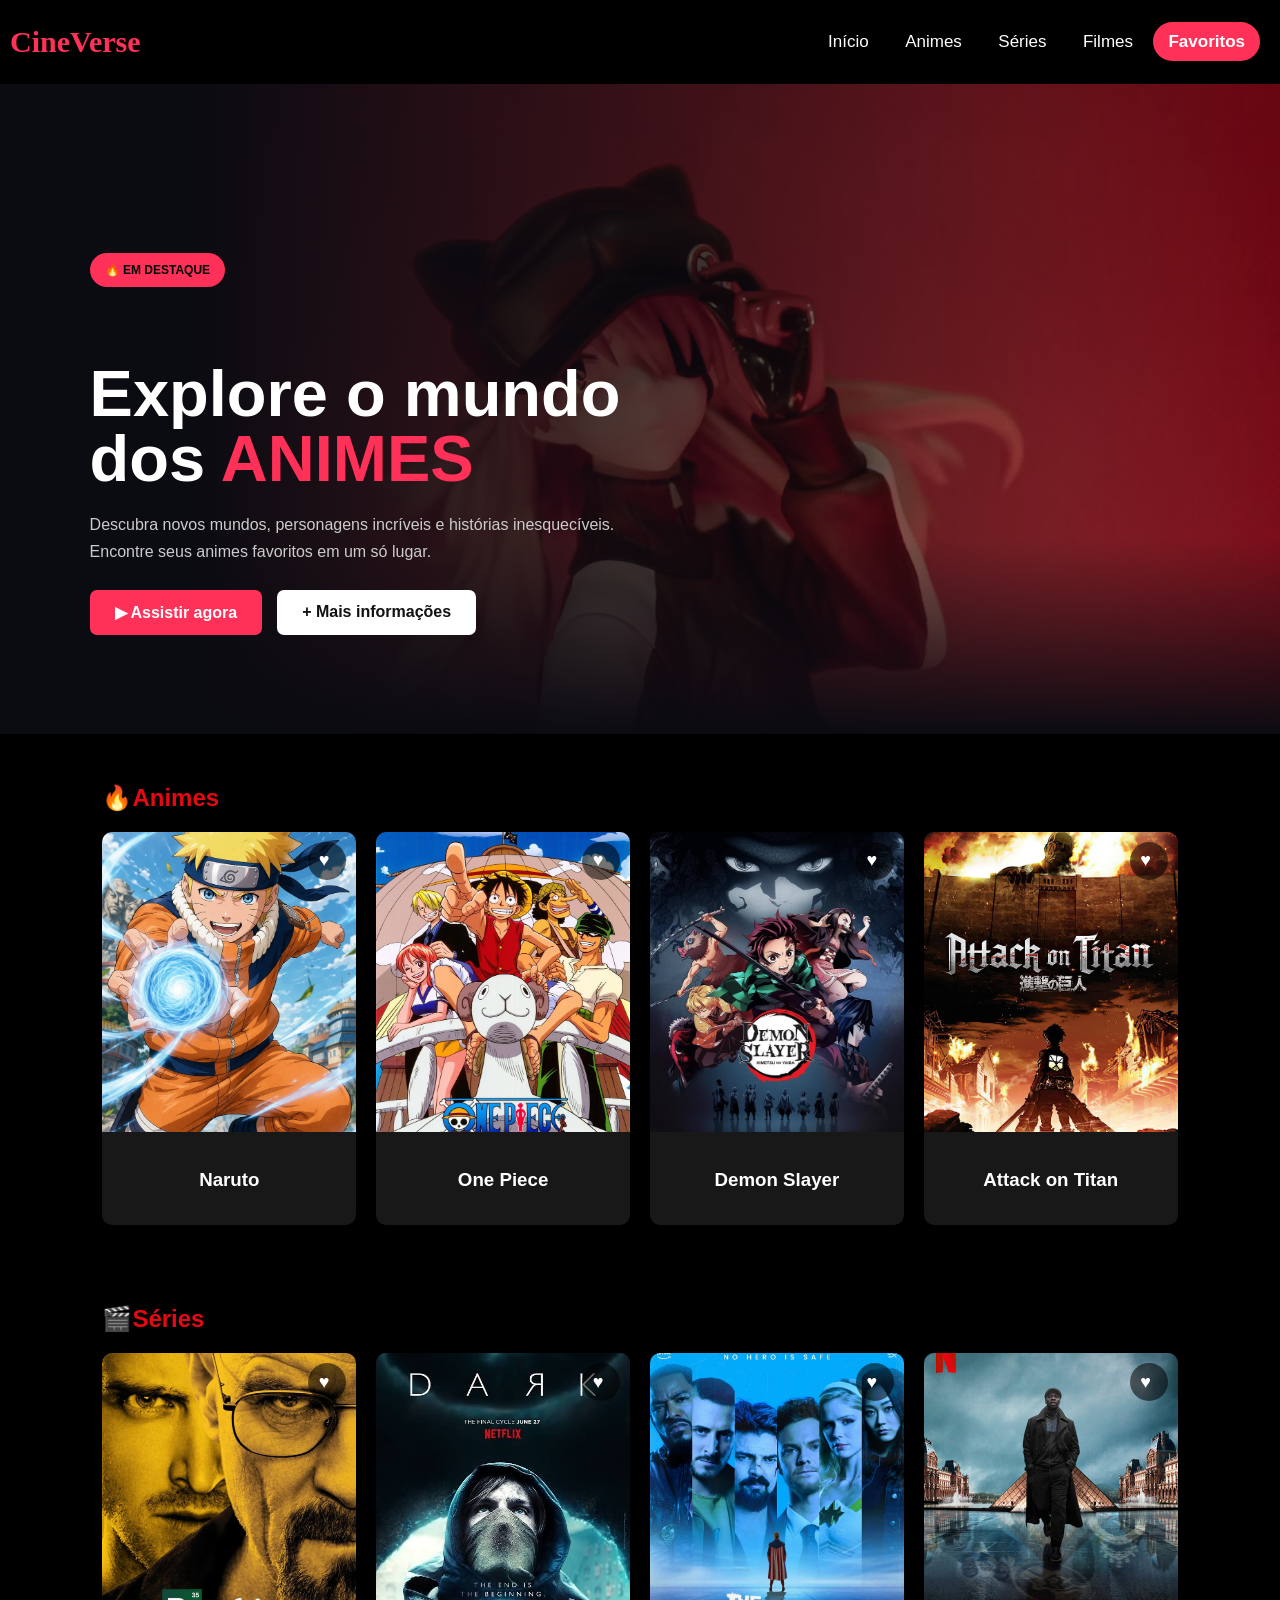
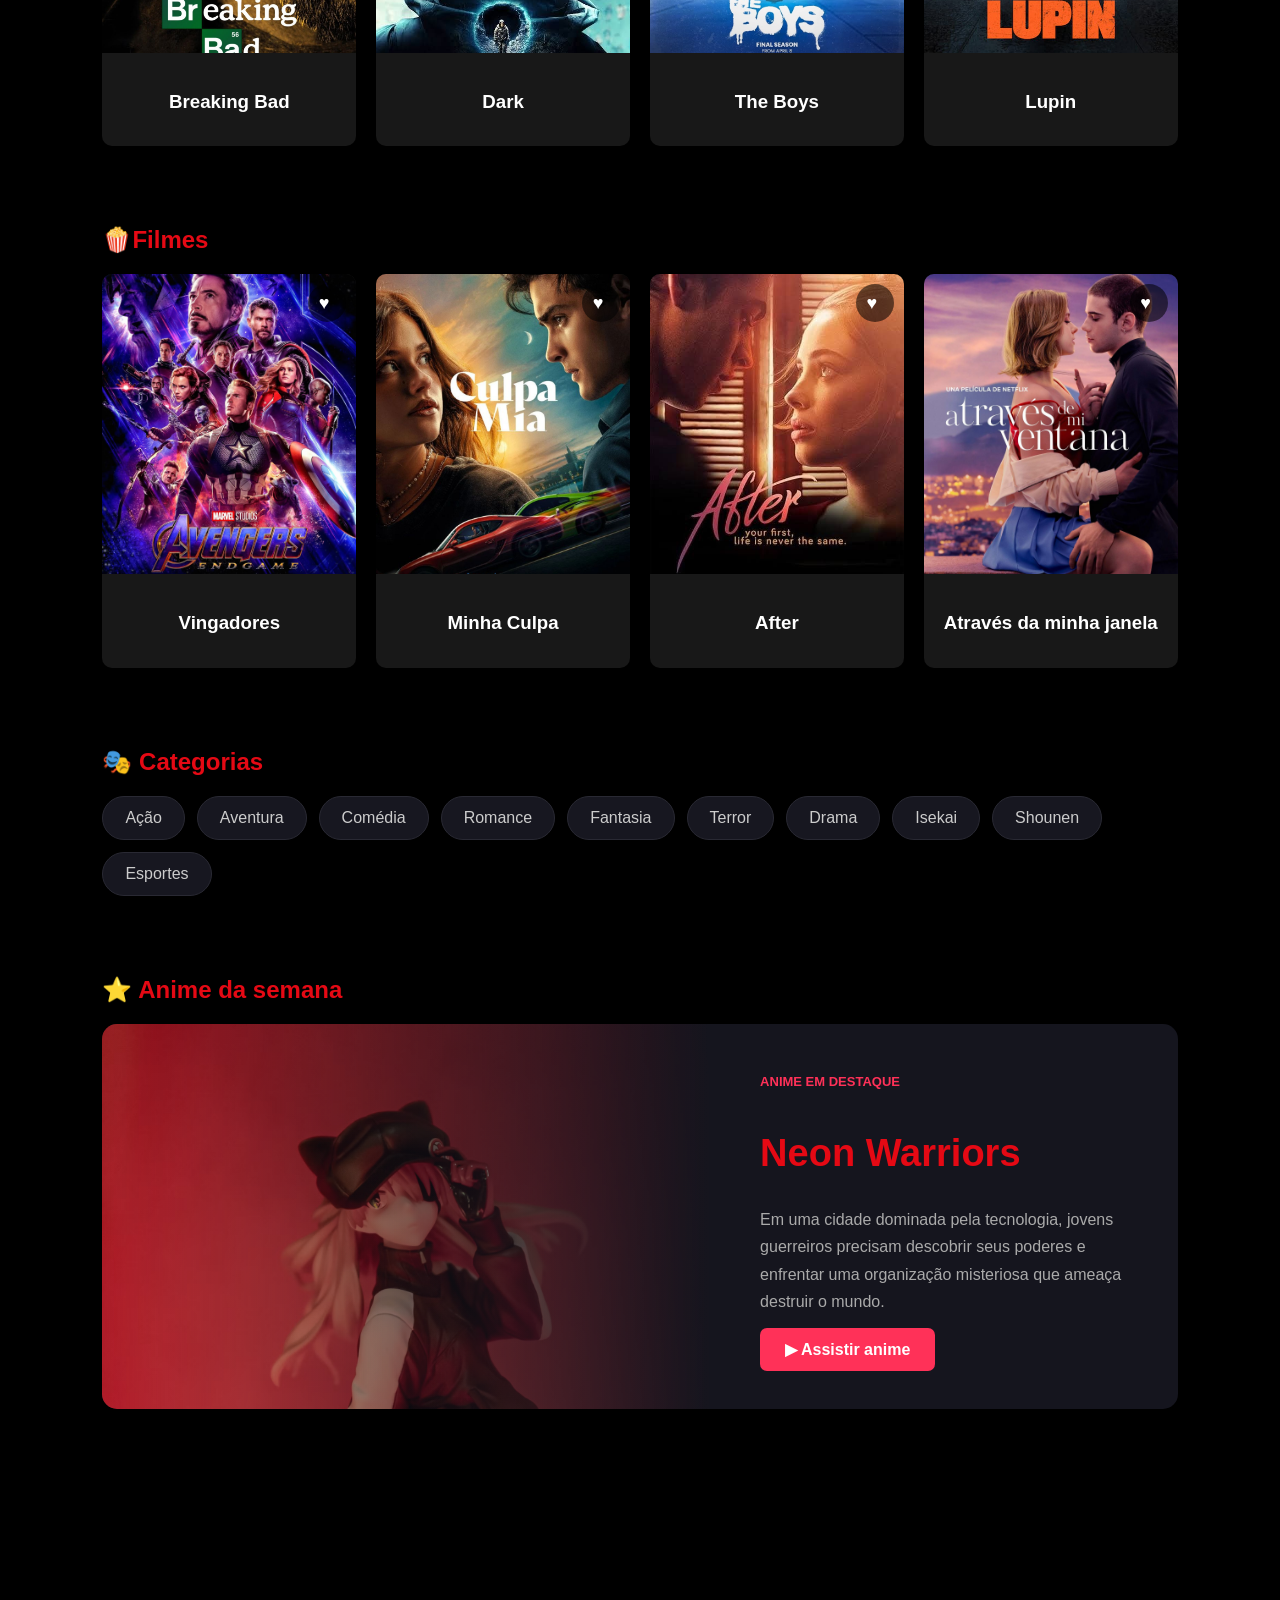
<file: index.html>
<!DOCTYPE html>
<html lang="pt-br">
<head>
    <meta charset="UTF-8">
    <meta name="viewport" content="width=device-width, initial-scale=1.0">
    <link rel="stylesheet" href="estilo.css">
    <title>CineVerse</title>
    <style>

         .hero {
            min-height: 650px;
            padding: 150px 7% 80px;
            display: flex;
            align-items: center;
            background:
                linear-gradient(90deg, #0b0b12 15%, rgba(11,11,18,0.75) 45%, rgba(11,11,18,0.2)),
                linear-gradient(0deg, #0b0b12 0%, transparent 30%),
                url("capa.avif")
                center/cover;
        }

        .hero-content {
            max-width: 650px;
        }

        .hero-content .tag {
            display: inline-block;
            background: #ff3158;
            padding: 10px 15px;
            border-radius: 20px;
            font-size: 12px;
            font-weight: bold;
            margin-bottom: 20px;
            opacity: 1;
        }
        
        .hero-content .tag:hover{
            transform: translateY(-3px);
            opacity: 0.7;
        }

        .hero h1 {
            color: white;
            font-size: 65px;
            line-height: 1;
            margin-bottom: 20px;
        }

        .hero h1 span {
            color: #ff3158;
        }

        .hero p {
            color: #ccc;
            line-height: 1.7;
            margin-bottom: 25px;
            max-width: 560px;
        }

        .buttons {
            display: flex;
            gap: 15px;
        }

        .btn {
            padding: 13px 25px;
            border-radius: 7px;
            text-decoration: none;
            font-weight: bold;
            transition: 0.3s;
        }

        .btn-primary {
            background: #ff3158;
            color: white;
        }

        .btn-primary:hover {
            background: #e21e45;
            transform: translateY(-2px);
        }

        .btn-secondary {
            background: #fff;
            color: #111;
        }

        .btn-secondary:hover {
            background: #ddd;
        }

       .categories {
            display: flex;
            gap: 12px;
            flex-wrap: wrap;
        }

        .category {
            padding: 12px 22px;
            background: #171720;
            border: 1px solid #292933;
            border-radius: 25px;
            color: #ccc;
            cursor: pointer;
            transition: 0.3s;
        }

        .category:hover {
            background: #ff3158;
            border-color: #ff3158;
            color: white;
        }

         .featured {
            display: grid;
            grid-template-columns: 1.3fr 1fr;
            min-height: 380px;
            background: #15151e;
            border-radius: 15px;
            overflow: hidden;
        }

        .featured-image {
            background:
                linear-gradient(90deg, transparent, #15151e),
                url("capa.avif")
                center/cover;
        }

        .featured-content {
            padding: 50px;
            display: flex;
            flex-direction: column;
            justify-content: center;
        }

        .featured-content .tag {
            color: #ff3158;
            font-weight: bold;
            font-size: 13px;
            margin-bottom: 12px;
        }

        .featured-content h2 {
            font-size: 38px;
            margin-bottom: 15px;
        }

        .featured-content p {
            color: #aaa;
            line-height: 1.7;
            margin-bottom: 25px;
        }

        /* ---------- Responsivo: Hero e Destaque ---------- */
        @media (max-width: 900px) {
            .featured {
                grid-template-columns: 1fr;
                min-height: auto;
            }

            .featured-image {
                min-height: 220px;
            }

            .featured-content {
                padding: 30px;
            }

            .featured-content h2 {
                font-size: 28px;
            }
        }

        @media (max-width: 700px) {
            .hero {
                min-height: auto;
                padding: 110px 6% 50px;
                text-align: left;
            }

            .hero-content {
                max-width: 100%;
            }

            .hero h1 {
                font-size: 34px;
            }

            .hero p {
                font-size: 14px;
                max-width: 100%;
            }

            .buttons {
                flex-direction: column;
                gap: 10px;
            }

            .btn {
                width: 100%;
                text-align: center;
                padding: 13px 15px;
            }
        }

        @media (max-width: 400px) {
            .hero h1 {
                font-size: 28px;
            }

            .featured-content {
                padding: 20px;
            }

            .featured-content h2 {
                font-size: 22px;
            }
        }

    </style>
</head>
<body>
     <nav class="navbar">

    <div id="logo">
        <h2>CineVerse</h2>
    </div>

<div class="menu-icon">
        ☰
    </div>

    <div class="menu" id="menu">

        <a href="index.html">Início</a>
        <a href="Anime.html">Animes</a>
        <a href="Series.html">Séries</a>
        <a href="Filmes.html">Filmes</a>
        <a style="background:  #ff3158;" id="botao" href="Favoritos.htlm.html">Favoritos</a>
         <div class="search">

        </div>
    </div>
</nav>

 <section class="hero" id="inicio">
        <div class="hero-content">

            <div class="tag">🔥 EM DESTAQUE</div>

            <h1>
                Explore o mundo dos
                <span>ANIMES</span>
            </h1>

            <p>
                Descubra novos mundos, personagens incríveis e histórias
                inesquecíveis. Encontre seus animes favoritos em um só lugar.
            </p>

            <div class="buttons">
                <a href="Anime.html" class="btn btn-primary">
                    ▶ Assistir agora
                </a>

                <a href="#destaque" class="btn btn-secondary">
                    + Mais informações
                </a>
            </div>


        </div>
    </section>

<section>
<h2>🔥Animes</h2>

<div class="cards">
 <div class="card">
 <img src="./Anime/Naruto.jpg" alt="">
     <h3>Naruto</h3>
 </div>   


 <div class="card">
 <img src="./Anime/One piece.jpg" alt="">
     <h3>One Piece</h3>
 </div>   

  <div class="card">
 <img src="./Anime/Demon Slayer.jpg" alt="">
     <h3>Demon Slayer</h3>
 </div>   

  <div class="card">
 <img src="./Anime/Attack on titan.jpg" alt="">
     <h3>Attack on Titan</h3>
 </div>     
</div>
</section>


<section>
<h2>🎬Séries</h2>

<div class="cards">
 <div class="card">
 <img src="./Séries/Breaking bad.jpg" alt="">
     <h3>Breaking Bad</h3>
 </div>   


 <div class="card">
 <img src="./Séries/Dark.jpg" alt="">
     <h3>Dark</h3>
 </div>   

  <div class="card">
 <img src="./Séries/The boys.jpg" alt="">
     <h3>The Boys</h3>
 </div>   

  <div class="card">
 <img src="./Séries/Lupin.jpg" alt="">
     <h3>Lupin</h3>
 </div>   
</div>
</section>

<section>
<h2>🍿Filmes</h2>

<div class="cards">
 <div class="card">
 <img src="./Filmes/vingadores.jpg" alt="">
     <h3>Vingadores</h3>
 </div>   


 <div class="card">
 <img src="./Filmes/minha culpa.jpg" alt="">
     <h3>Minha Culpa</h3>
 </div>   

  <div class="card">
 <img src="./Filmes/After.jpg" alt="">
     <h3>After</h3>
 </div>   

  <div class="card">
 <img src="./Filmes/Através da minha janela.jpg" alt="">
     <h3>Através da minha janela</h3>
 </div>   
</div>
</section>

<!-- CATEGORIAS -->
    <section id="categorias">

        <div class="section-title">
            <h2>🎭 Categorias</h2>
        </div>

        <div class="categories">
            <div class="category">Ação</div>
            <div class="category">Aventura</div>
            <div class="category">Comédia</div>
            <div class="category">Romance</div>
            <div class="category">Fantasia</div>
            <div class="category">Terror</div>
            <div class="category">Drama</div>
            <div class="category">Isekai</div>
            <div class="category">Shounen</div>
            <div class="category">Esportes</div>
        </div>

    </section>

     <!-- DESTAQUE -->
    <section id="destaque">

        <div class="section-title">
            <h2>⭐ Anime da semana</h2>
        </div>

        <div class="featured">

            <div class="featured-image"></div>

            <div class="featured-content">

                <div class="tag">ANIME EM DESTAQUE</div>

                <h2>Neon Warriors</h2>

                <p>
                    Em uma cidade dominada pela tecnologia, jovens guerreiros
                    precisam descobrir seus poderes e enfrentar uma organização
                    misteriosa que ameaça destruir o mundo.
                </p>

                <div>
                    <a href="#" class="btn btn-primary">
                        ▶ Assistir anime
                    </a>
                </div>

            </div>

        </div>

    </section>

<footer style="margin-top: 5%;" class="footer">
    <div class="footer-container">

        <div class="footer-col">
            <h3>Anime</h3>
            <p>Criado em Angola com dedicação.</p>

            <div class="social">
                <a href="#">Ⓕ</a>
                <a href="#">♪</a>
                <a href="#">☏</a>
            </div>

            <small>@anime</small>
        </div>


        <div class="footer-col">
            <h3>Contacto</h3>
            <p>+244 944 686 993</p>
            <p>+244 952 398 879</p>
            <p>Anime@gmail.com</p>
        </div>


        <div class="footer-col">
            <h3>Horário</h3>
            <p>Domingo a Domingo</p>
            <p>8h00 — 21h00</p>
        </div>


        <div class="footer-col">
            <h3>Navegar</h3>
            <a href="#">Inicío</a>
            <a href="#">Animes</a>
            <a href="#">Séries</a>
            <a href="#">Filmes</a>
        </div>

    </div>


    <div class="copyright">
        © 2026 Anime — Qualidade que se sente.
    </div>
 </footer>
<script src="script.js"></script>

</body>
</html>
</file>
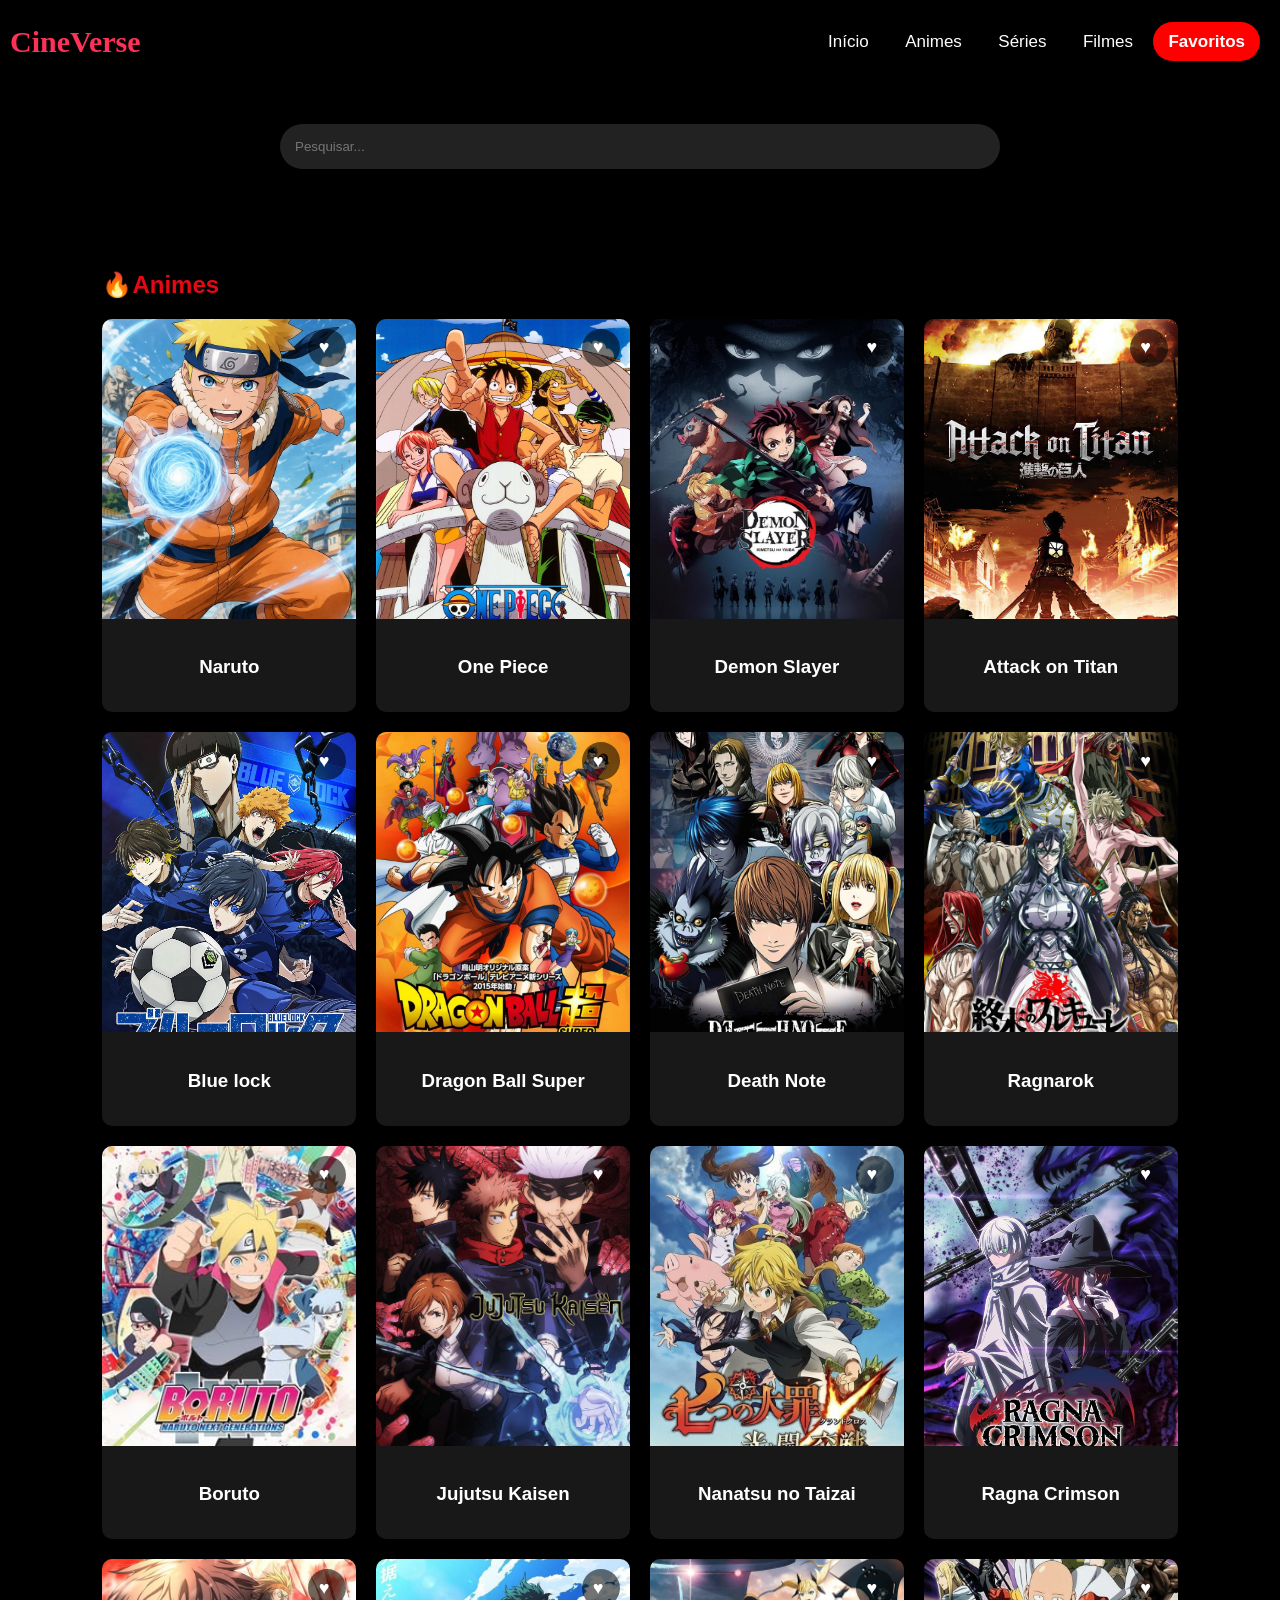
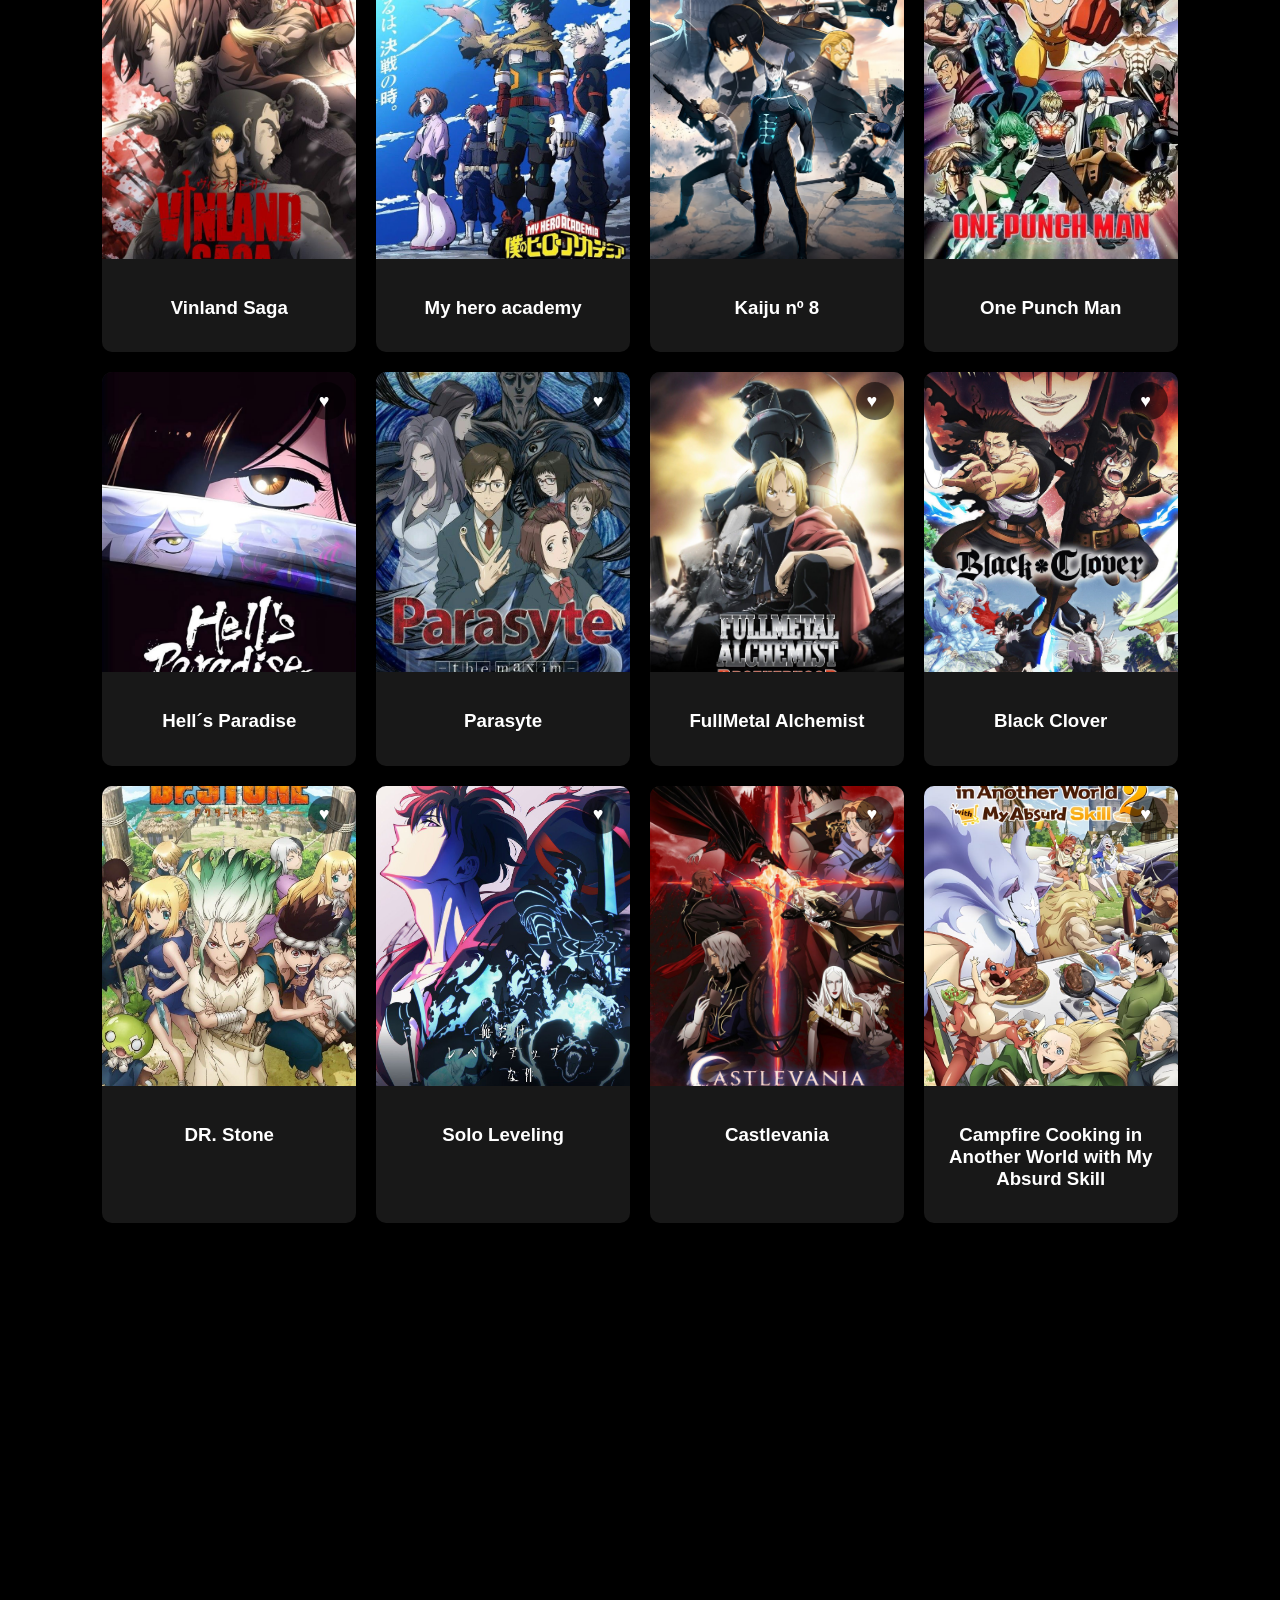
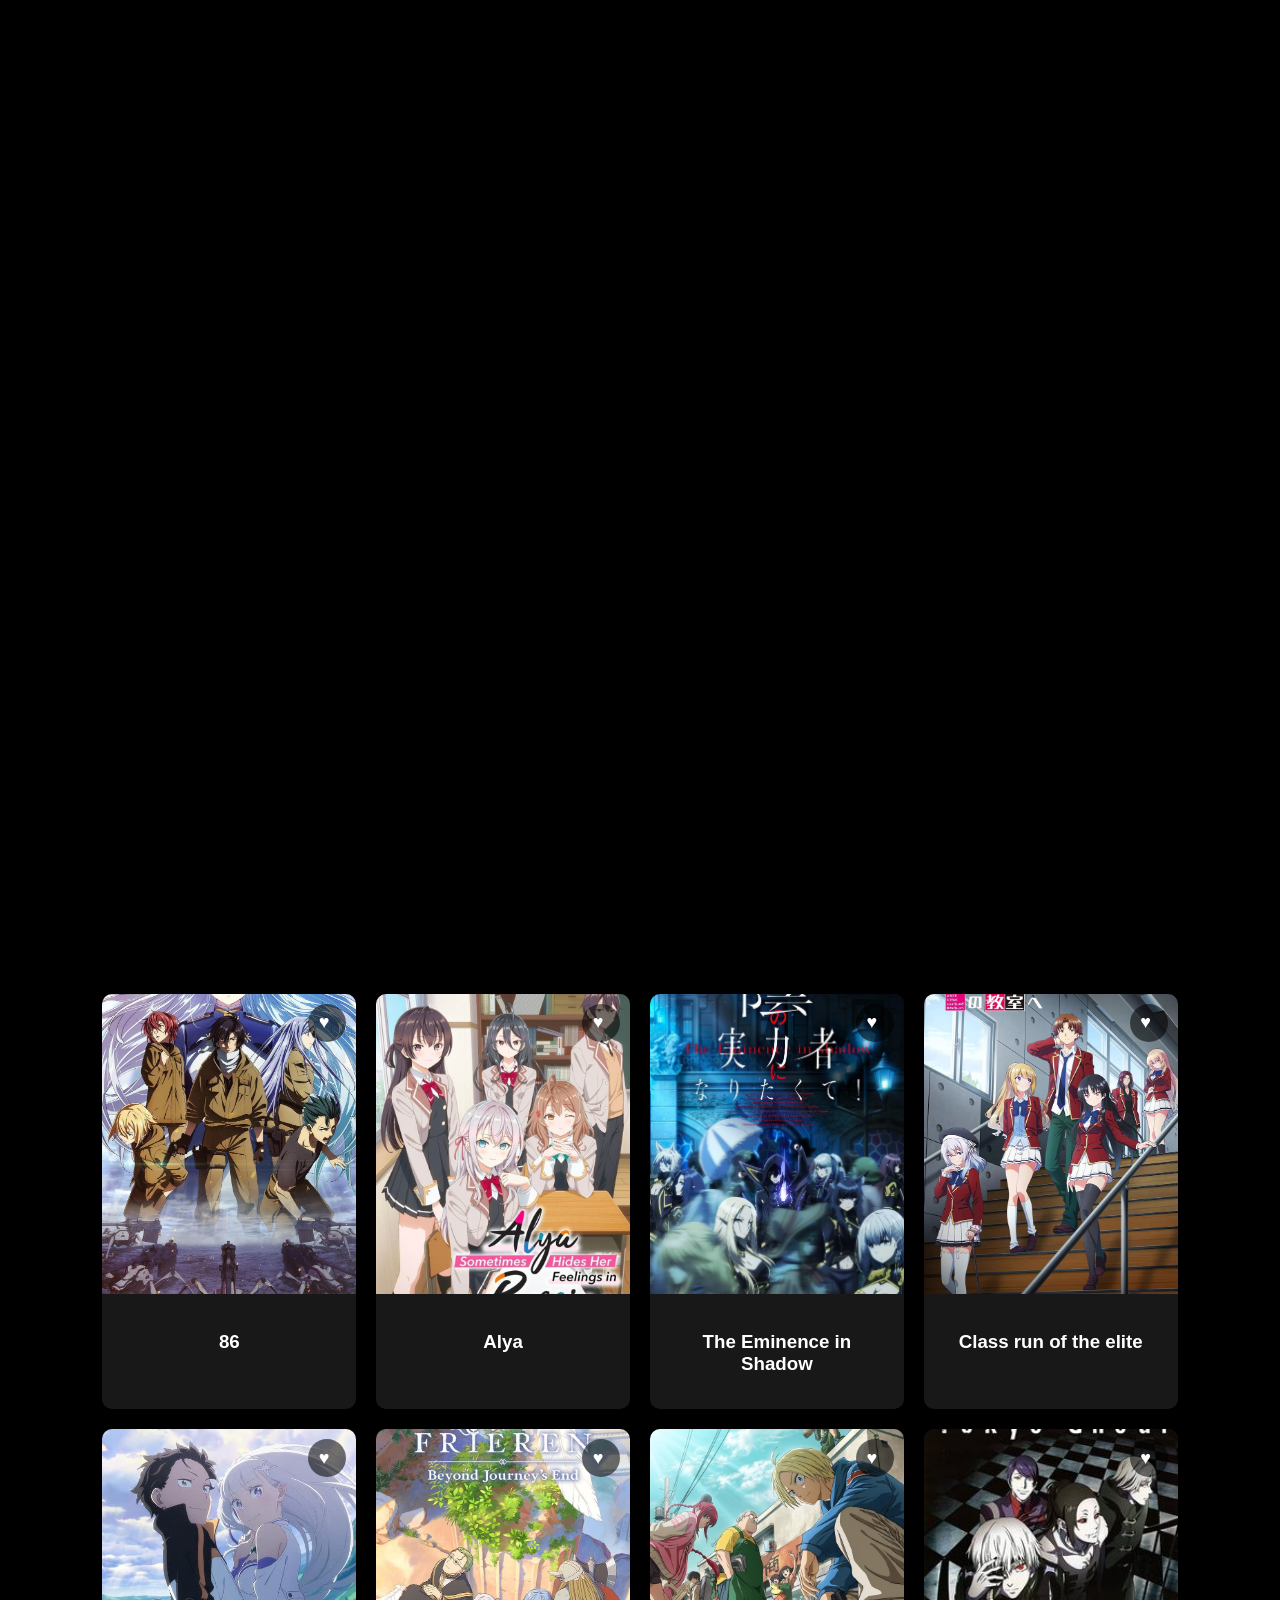
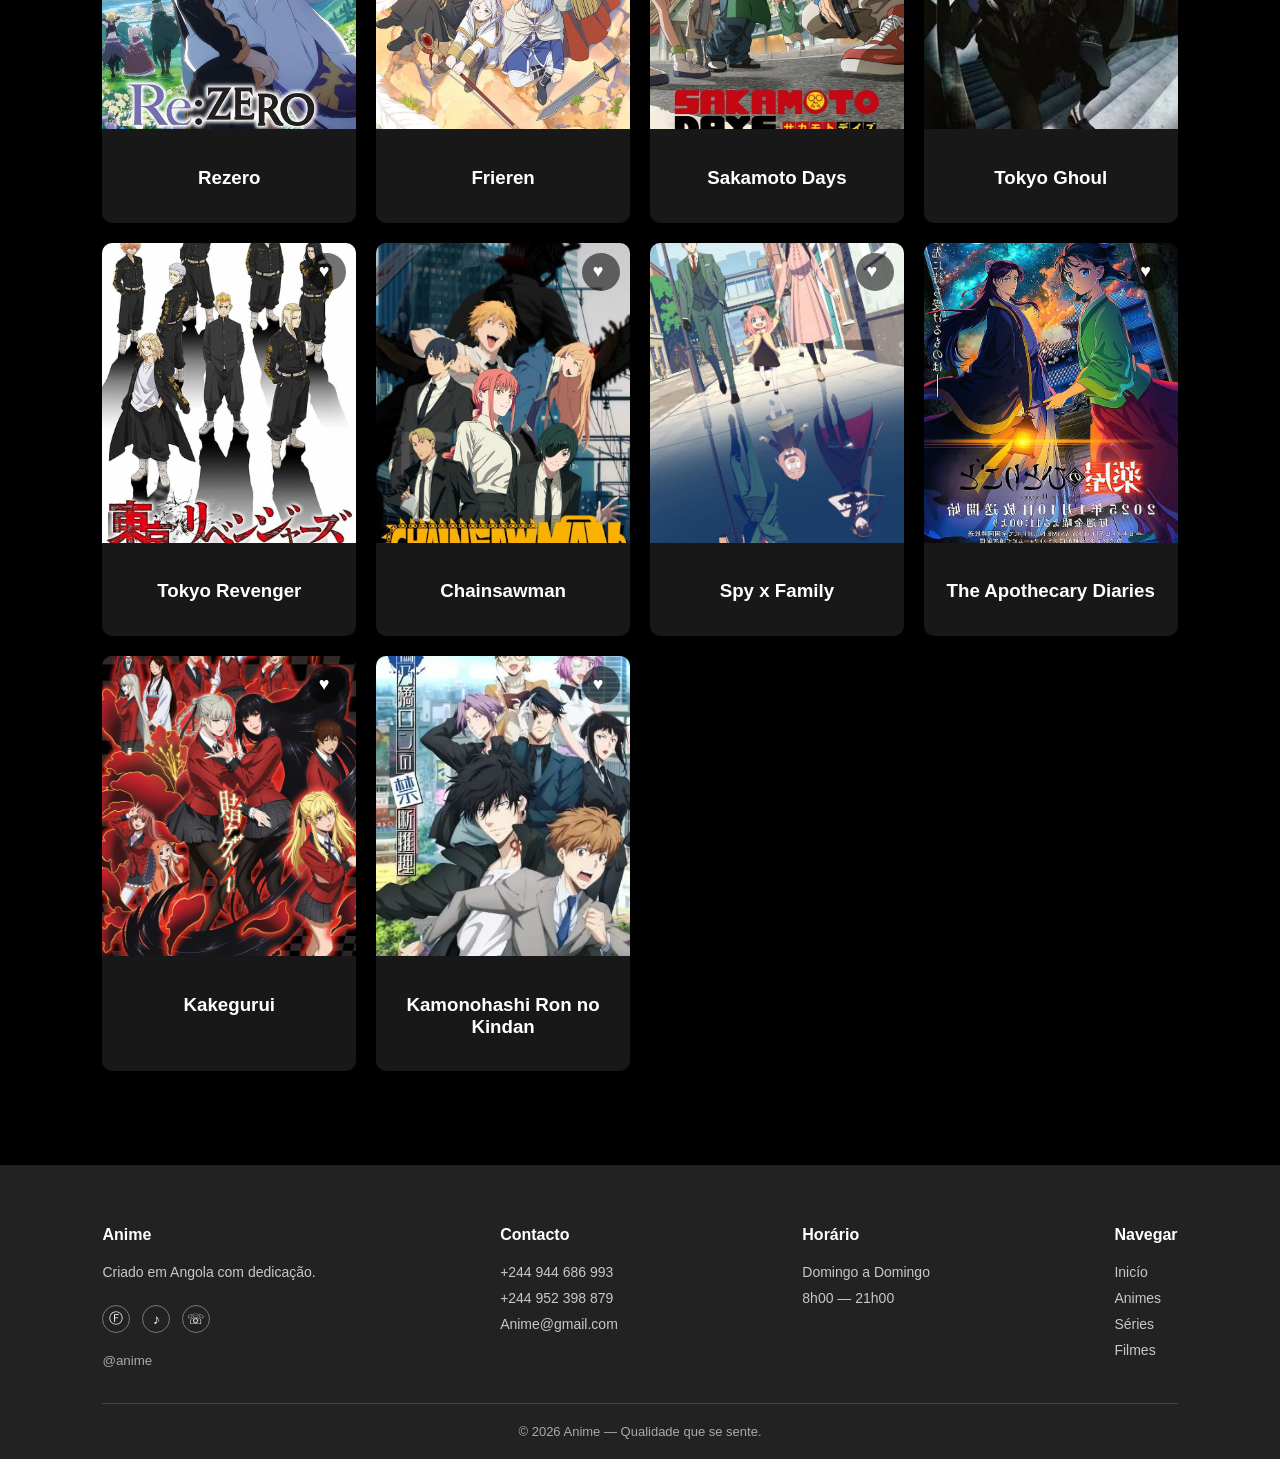
<file: Anime.html>
<!DOCTYPE html>
<html lang="pt-br">
<head>
    <meta charset="UTF-8">
    <meta name="viewport" content="width=device-width, initial-scale=1.0">
    <link rel="stylesheet" href="estilo.css">
    <title>Anime</title>
</head>
<body>
     <nav class="navbar">

    <div id="logo">
        <h2>CineVerse</h2>
    </div>

<div class="menu-icon">
        ☰
    </div>

    <div class="menu" id="menu">

        <a href="index.html">Início</a>
        <a href="Anime.html">Animes</a>
        <a href="Series.html">Séries</a>
        <a href="Filmes.html">Filmes</a>
        <a id="botao" href="Favoritos.htlm.html">Favoritos</a>
    </div>
</nav>

<div class="pesquisa">
    <input type="text" id="pesquisaInput" placeholder="Pesquisar...">
</div>
<section>
<h2>🔥Animes</h2>

<div class="cards">
 <div class="card">
 <img src="./Anime/Naruto.jpg" alt="">
     <h3>Naruto</h3>
 </div>   


 <div class="card">
 <img src="./Anime/One piece.jpg" alt="">
     <h3>One Piece</h3>
 </div>   

  <div class="card">
 <img src="./Anime/Demon Slayer.jpg" alt="">
     <h3>Demon Slayer</h3>
 </div>   
<div class="card">
 <img src="./Anime/Attack on titan.jpg" alt="">
     <h3>Attack on Titan</h3>
 </div> 

  <div class="card">
 <img src="./Anime/Blue lock.jpg" alt="">
     <h3>Blue lock</h3>
 </div>    

 <div class="card">
 <img src="./Anime/Dragon ball super.jpg" alt="">
     <h3>Dragon Ball Super</h3>
 </div>   
 
 <div class="card">
 <img src="./Anime/Death Note.jpg" alt="">
     <h3>Death Note</h3>
 </div>     

 <div class="card">
 <img src="./Anime/Ragnarok.jpg" alt="">
     <h3>Ragnarok</h3>
 </div>     

 <div class="card">
 <img src="./Anime/Boruto.jpg" alt="">
     <h3>Boruto</h3>
 </div>     

 <div class="card">
 <img src="./Anime/Jujutsu kaisen.jpg" alt="">
     <h3>Jujutsu Kaisen</h3>
 </div>     

 <div class="card">
 <img src="./Anime/Nanatsu no taizai.jpg" alt="">
     <h3>Nanatsu no Taizai</h3>
 </div>     

 <div class="card">
 <img src="./Anime/Ragna Crimson.jpg" alt="">
     <h3>Ragna Crimson</h3>
 </div>     

 <div class="card">
 <img src="./Anime/Vinland Saga.jpg" alt="">
     <h3>Vinland Saga</h3>
 </div>     

 <div class="card">
 <img src="./Anime/My hero academy.jpg" alt="">
     <h3>My hero academy</h3>
 </div>     

 <div class="card">
 <img src="./Anime/Kaiju nº 8.jpg" alt="">
     <h3>Kaiju nº 8</h3>
 </div>     

 <div class="card">
 <img src="./Anime/One Punch Man.jpg.crdownload" alt="">
     <h3>One Punch Man</h3>
 </div>     

 <div class="card">
 <img src="./Anime/Hell´s Paradise.jpg" alt="">
     <h3>Hell´s Paradise</h3>
 </div>     

 <div class="card">
 <img src="./Anime/Parasyte.jpg" alt="">
     <h3>Parasyte</h3>
 </div>     

 <div class="card">
 <img src="./Anime/FullMetal Alchemist.jpg" alt="">
     <h3>FullMetal Alchemist</h3>
 </div>     

 <div class="card">
 <img src="./Anime/Black Clover.jpg" alt="">
     <h3>Black Clover</h3>
 </div>     

 <div class="card">
 <img src="./Anime/DR. Stone.jpg" alt="">
     <h3>DR. Stone</h3>
 </div>     

 <div class="card">
 <img src="./Anime/Solo Leveling.jpg" alt="">
     <h3>Solo Leveling</h3>
 </div>     

<div class="card">
 <img src="./Anime/Castlevania.jpg" alt="">
     <h3>Castlevania</h3>
 </div>     

 <div class="card">
  <img src="./Anime/Campfire Cooking in Another World with My Absurd Skill.jpg" alt="">
     <h3>Campfire Cooking in Another World with My Absurd Skill</h3>
 </div>     

 <div class="card">
  <img src="./Anime/Arifureta Shokugyou de Sekai Saikyou.jpg" alt="">
     <h3>Arifureta Shokugyou de Sekai Saikyou</h3>
 </div>     

 <div class="card">
 <img src="./Anime/Assassination classroom.jpg" alt="">
     <h3>Assassination classroom</h3>
 </div>     

 <div class="card">
 <img src="./Anime/Hyouken no Majutsushi ga Sekai wo Suberu (The Iceblade Sorcerer Shall Rule the World).jpg" alt="">
     <h3>Hyouken no Majutsushi ga Sekai wo Suberu (The Iceblade Sorcerer Shall Rule the World)</h3>
 </div>     

 <div class="card">
 <img src="./Anime/Kuroko no basket.jpg" alt="">
     <h3>Kuroko no basket</h3>
 </div>     

 <div class="card">
 <img src="./Anime/Maou Gakuin no Futekigousha.jpg" alt="">
     <h3>Maou Gakuin no Futekigousha</h3>
 </div>     

 <div class="card">
 <img src="./Anime/Mashle.jpg" alt="">
     <h3>Mashle</h3>
 </div>     

 <div class="card">
 <img src="./Anime/Mushoku Tense.jpg" alt="">
     <h3>Mushoku Tense</h3>
 </div>     

 <div class="card">
 <img src="./Anime/Seirei Gensouki.jpg" alt="">
     <h3>Seirei Gensouki</h3>
 </div>     

 <div class="card">
 <img src="./Anime/shikkakumon no saikyou kenja.jpg" alt="">
     <h3>shikkakumon no saikyou kenja</h3>
 </div>     

 <div class="card">
 <img src="./Anime/Tensei Kizoku no Isekai Bouken Roku.jpg" alt="">
     <h3>Tensei Kizoku no Isekai Bouken Roku</h3>
 </div>     

 <div class="card">
 <img src="./Anime/Tensei Shitara Slime Datta Ken.jpg" alt="">
     <h3>Tensei Shitara Slime Datta Ken</h3>
 </div>     

 <div class="card">
 <img src="./Anime/Hunter X Hunter.jpg" alt="">
     <h3>Hunter X Hunter</h3>
 </div>     

 <div class="card">
 <img src="./Anime/86.jpg" alt="">
     <h3>86</h3>
 </div>     

 <div class="card">
 <img src="./Anime/Alya.jpg" alt="">
     <h3>Alya</h3>
 </div>     

 <div class="card">
 <img src="./Anime/The Eminence in Shadow.jpg" alt="">
     <h3>The Eminence in Shadow</h3>
 </div>     

 <div class="card">
 <img src="./Anime/Classroom of the Elite.jpg" alt="">
     <h3>Class run of the elite</h3>
 </div>     

<div class="card">
 <img src="./Anime/Rezero.jpg" alt="">
     <h3>Rezero</h3>
 </div>     

 <div class="card">
 <img src="./Anime/Frieren.jpg" alt="">
     <h3>Frieren</h3>
 </div>     

 <div class="card">
 <img src="./Anime/Sakamoto Days.jpg" alt="">
     <h3>Sakamoto Days</h3>
 </div>     

 <div class="card">
 <img src="./Anime/Tokyo Ghoul.jpg" alt="">
     <h3>Tokyo Ghoul</h3>
 </div>     

 <div class="card">
 <img src="./Anime/Tokyo Revenger.jpg" alt="">
     <h3>Tokyo Revenger</h3>
 </div>     

 <div class="card">
 <img src="./Anime/Chainsawman.jpg" alt="">
     <h3>Chainsawman</h3>
 </div>  
 
 <div class="card">
 <img src="./Anime/Spy x Family.jpg" alt="">
     <h3>Spy x Family</h3>
 </div> 

 <div class="card">
 <img src="./Anime/The Apothecary Diaries.jpg" alt="">
     <h3>The Apothecary Diaries</h3>
 </div> 

<div class="card">
 <img src="./Anime/Kakegurui.jpg" alt="">
     <h3>Kakegurui</h3>
 </div> 

<div class="card">
 <img src="./Anime/Kamonohashi Ron no Kindan.jpg" alt="">
     <h3>Kamonohashi Ron no Kindan</h3>
 </div> 

</div>


</section>


<footer style="margin-top: 5%;" class="footer">
    <div class="footer-container">

        <div class="footer-col">
            <h3>Anime</h3>
            <p>Criado em Angola com dedicação.</p>

            <div class="social">
                <a href="#">Ⓕ</a>
                <a href="#">♪</a>
                <a href="#">☏</a>
            </div>

            <small>@anime</small>
        </div>


        <div class="footer-col">
            <h3>Contacto</h3>
            <p>+244 944 686 993</p>
            <p>+244 952 398 879</p>
            <p>Anime@gmail.com</p>
        </div>


        <div class="footer-col">
            <h3>Horário</h3>
            <p>Domingo a Domingo</p>
            <p>8h00 — 21h00</p>
        </div>


        <div class="footer-col">
            <h3>Navegar</h3>
            <a href="#">Inicío</a>
            <a href="#">Animes</a>
            <a href="#">Séries</a>
            <a href="#">Filmes</a>
        </div>

    </div>


    <div class="copyright">
        © 2026 Anime — Qualidade que se sente.
    </div>
 </footer>

 <script src="script.js"></script>

</body>
</html>
</file>
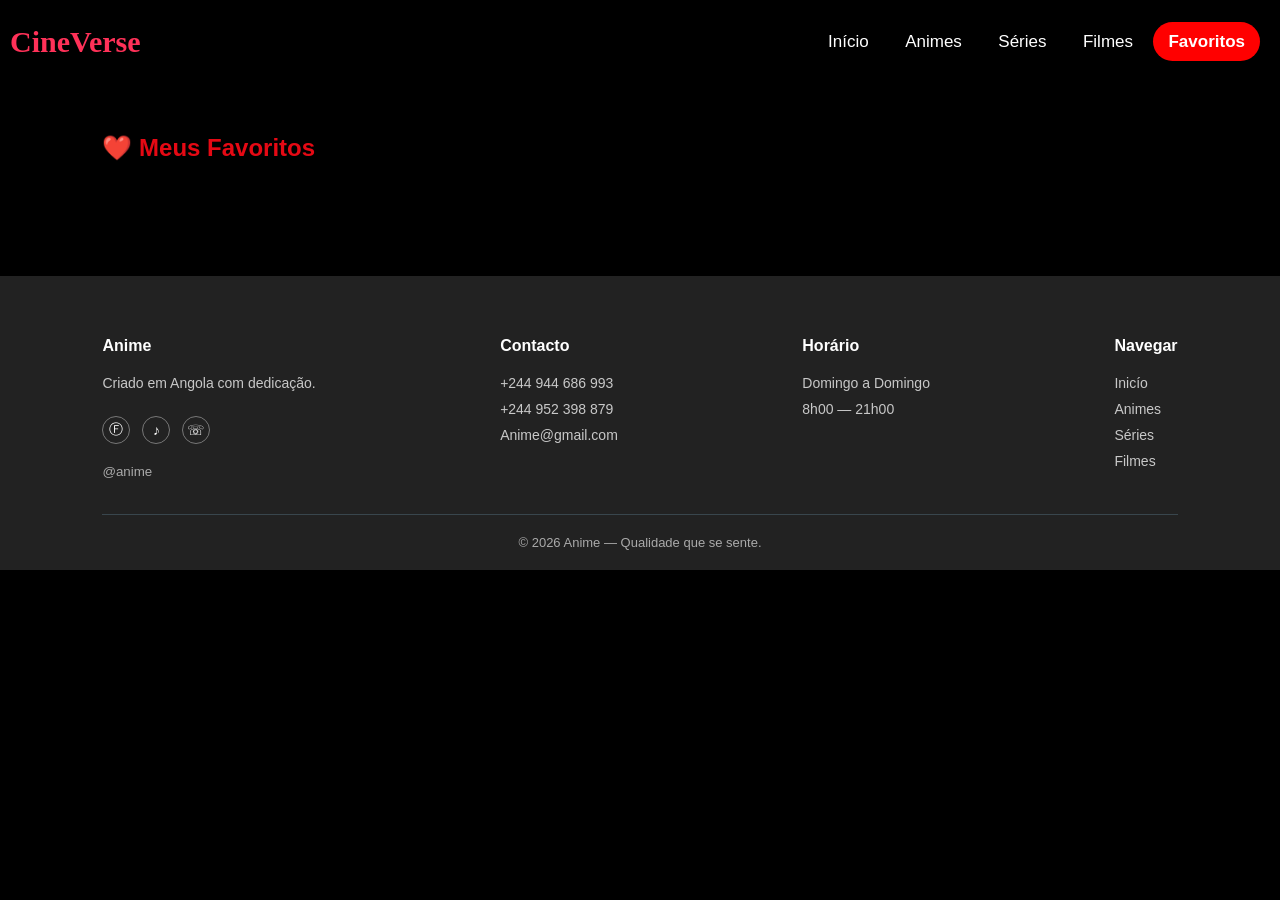
<file: Favoritos.htlm.html>
<!DOCTYPE html>
<html lang="pt-br">
<head>
    <meta charset="UTF-8">
    <meta name="viewport" content="width=device-width, initial-scale=1.0">
    <link rel="stylesheet" href="estilo.css">
    <title>Favoritos</title>
</head>
<body>
     <nav class="navbar">

    <div id="logo">
        <h2>CineVerse</h2>
    </div>

<div class="menu-icon">
        ☰
    </div>

    <div class="menu" id="menu">

        <a href="index.html">Início</a>
        <a href="Anime.html">Animes</a>
        <a href="Series.html">Séries</a>
        <a href="Filmes.html">Filmes</a>
        <a id="botao" href="Favoritos.html">Favoritos</a>
    </div>
</nav>

<section>
<h2>❤️ Meus Favoritos</h2>

<div class="cards" id="favoritosContainer">
</div>

<div class="favoritos-vazio" id="favoritosVazio" style="display:none;">
    <h3>Você ainda não tem favoritos</h3>
    <p>Clique no ❤️ dos cards em Animes, Séries ou Filmes para adicioná-los aqui.</p>
</div>

</section>

<footer style="margin-top: 5%;" class="footer">
    <div class="footer-container">

        <div class="footer-col">
            <h3>Anime</h3>
            <p>Criado em Angola com dedicação.</p>

            <div class="social">
                <a href="#">Ⓕ</a>
                <a href="#">♪</a>
                <a href="#">☏</a>
            </div>

            <small>@anime</small>
        </div>


        <div class="footer-col">
            <h3>Contacto</h3>
            <p>+244 944 686 993</p>
            <p>+244 952 398 879</p>
            <p>Anime@gmail.com</p>
        </div>


        <div class="footer-col">
            <h3>Horário</h3>
            <p>Domingo a Domingo</p>
            <p>8h00 — 21h00</p>
        </div>


        <div class="footer-col">
            <h3>Navegar</h3>
            <a href="index.html">Inicío</a>
            <a href="Anime.html">Animes</a>
            <a href="Series.html">Séries</a>
            <a href="Filmes.html">Filmes</a>
        </div>

    </div>


    <div class="copyright">
        © 2026 Anime — Qualidade que se sente.
    </div>
 </footer>

<script src="script.js"></script>

</body>
</html>
</file>
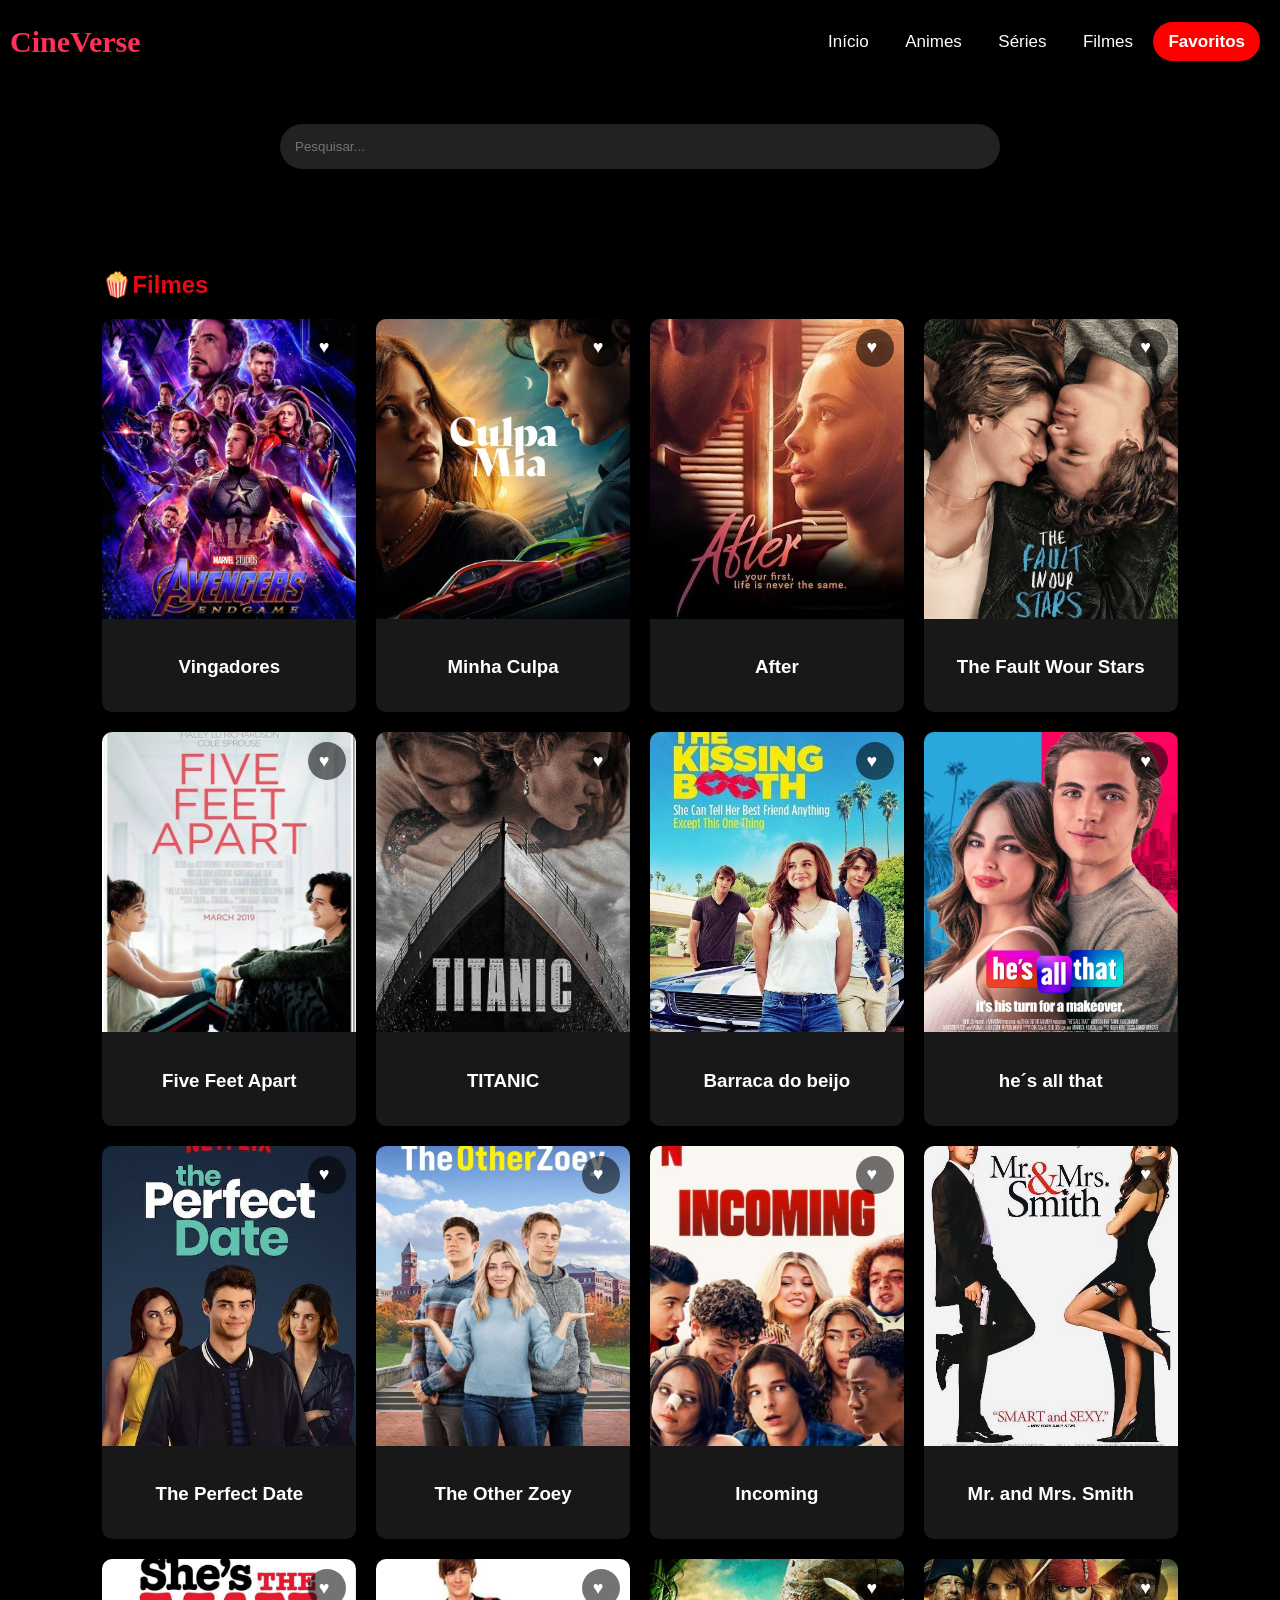
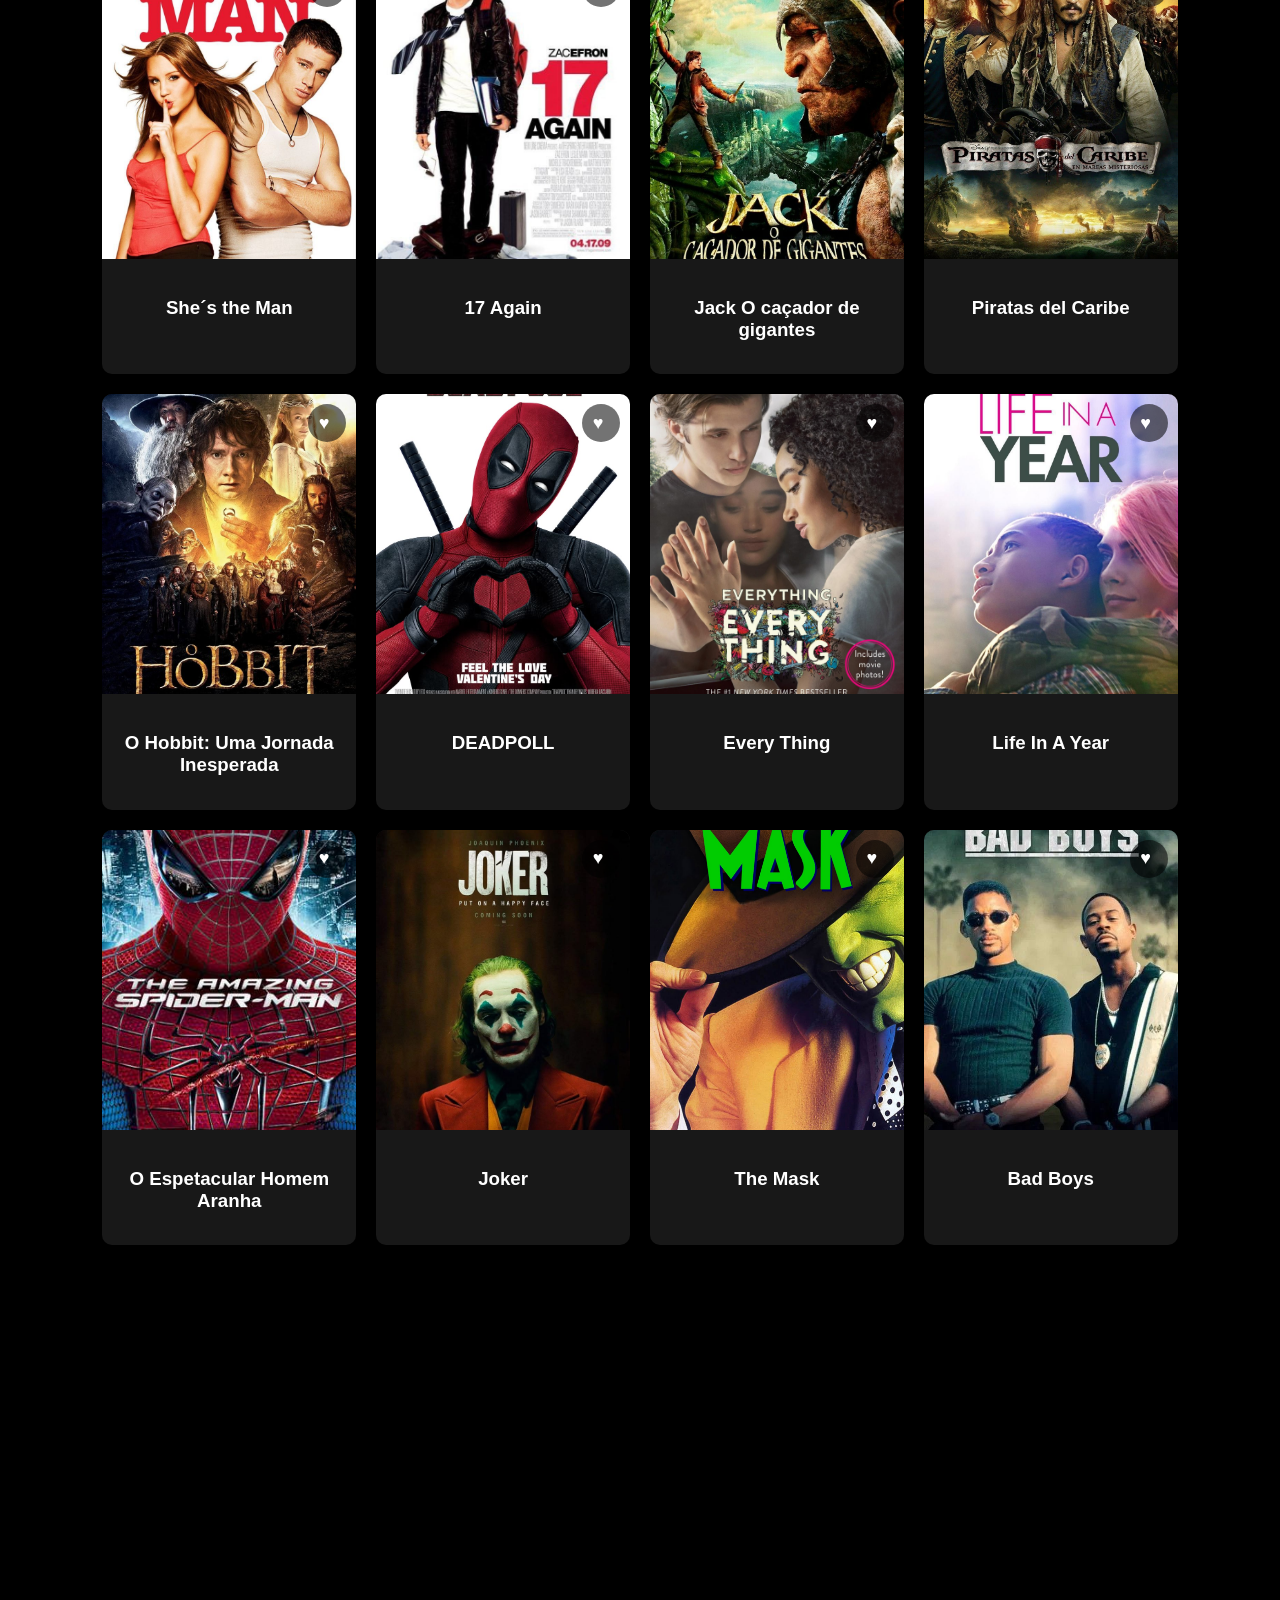
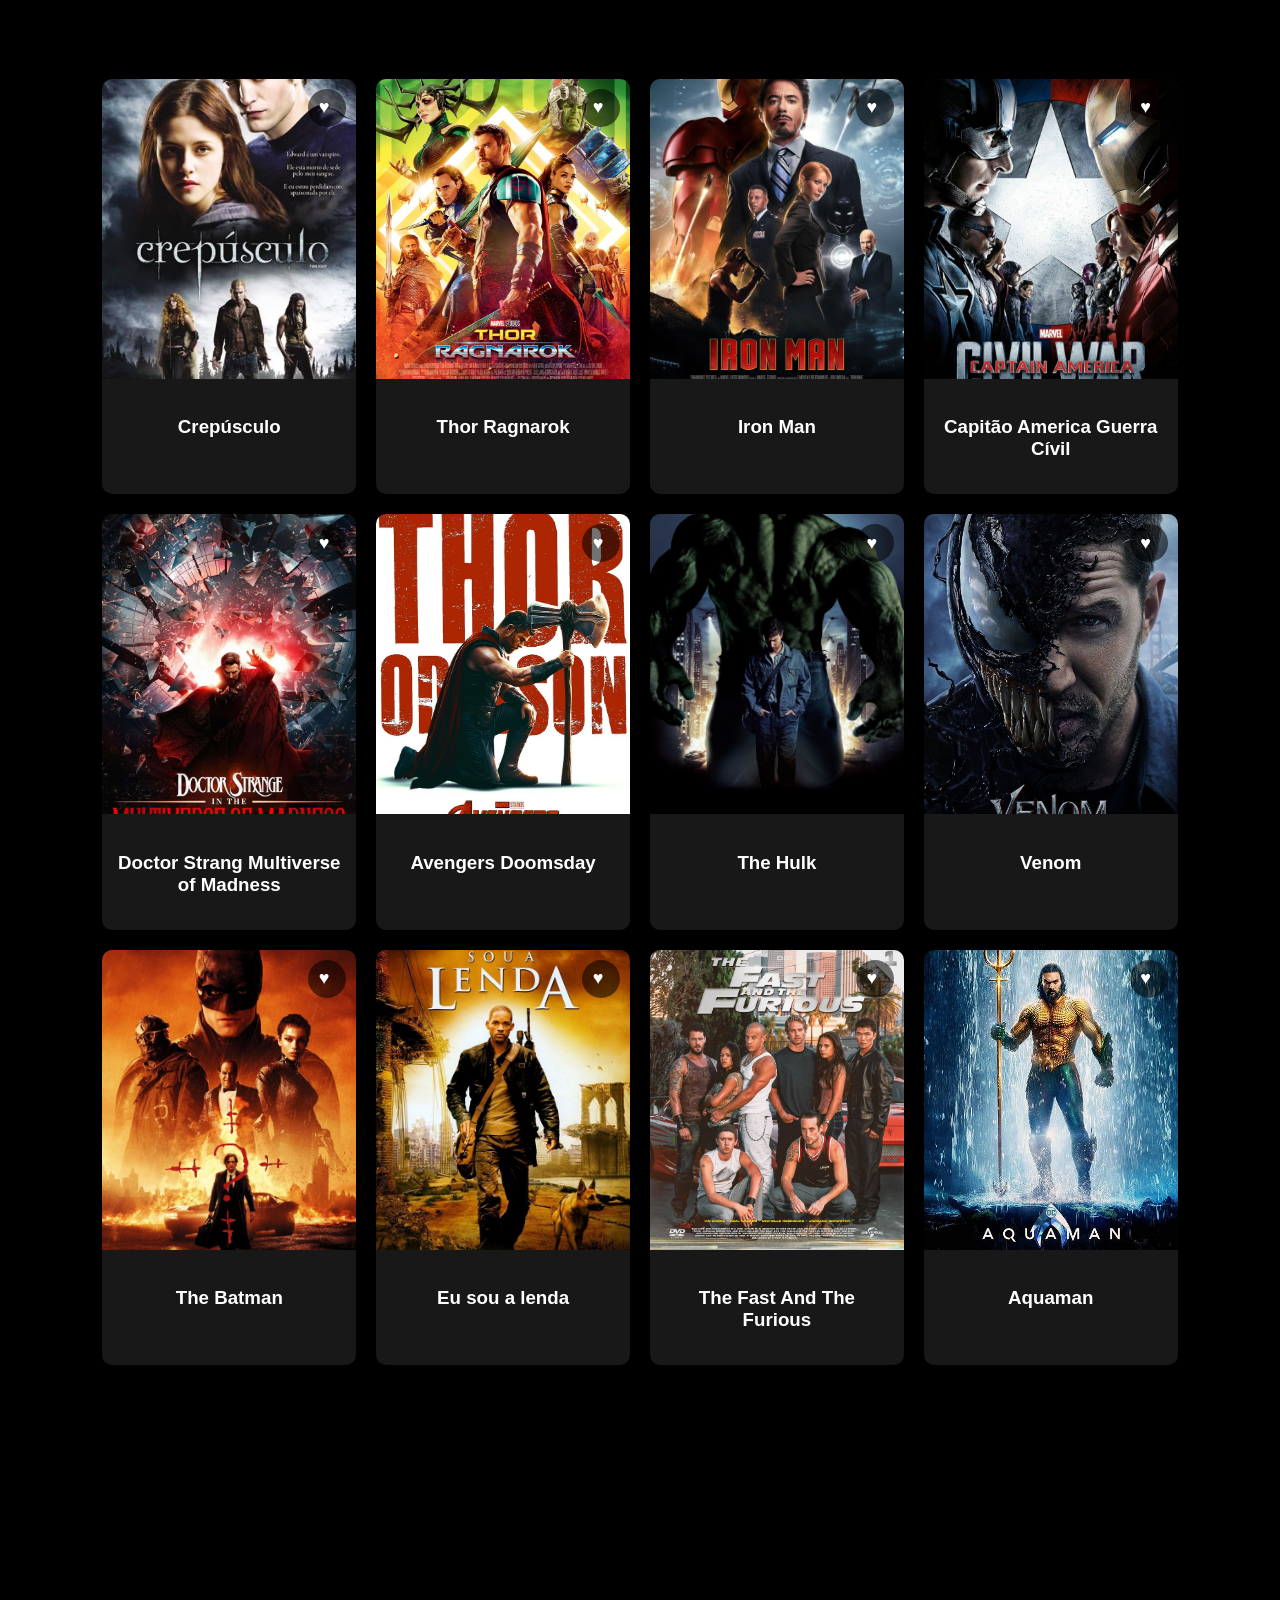
<file: Filmes.html>
<!DOCTYPE html>
<html lang="pt-br">
<head>
    <meta charset="UTF-8">
    <meta name="viewport" content="width=device-width, initial-scale=1.0">
    <link rel="stylesheet" href="estilo.css">
    <title>Filmes</title>
</head>
<body>
     <nav class="navbar">

    <div id="logo">
        <h2>CineVerse</h2>
    </div>

<div class="menu-icon">
        ☰
    </div>

    <div class="menu" id="menu">

        <a href="index.html">Início</a>
        <a href="Anime.html">Animes</a>
        <a href="Series.html">Séries</a>
        <a href="Filmes.html">Filmes</a>
        <a id="botao" href="Favoritos.htlm.html">Favoritos</a>
    </div>
</nav>

<div class="pesquisa">
    <input type="text" id="pesquisaInput" placeholder="Pesquisar...">
</div>
<section>
<h2>🍿Filmes</h2>

<div class="cards">
 <div class="card">
 <img src="./Filmes/vingadores.jpg" alt="">
     <h3>Vingadores</h3>
 </div>   


 <div class="card">
 <img src="./Filmes/minha culpa.jpg" alt="">
     <h3>Minha Culpa</h3>
 </div>   

  <div class="card">
 <img src="./Filmes/After.jpg" alt="">
     <h3>After</h3>
 </div>   

  <div class="card">
 <img src="./Filmes/The Fault Wour Stars.jpg" alt="">
     <h3>The Fault Wour Stars</h3>
 </div>  
 
   <div class="card">
 <img src="./Filmes/Five Feet Apart.jpg" alt="">
     <h3>Five Feet Apart</h3>
 </div> 

   <div class="card">
 <img src="./Filmes/TITANIC.jpg" alt="">
     <h3>TITANIC</h3>
 </div> 

   <div class="card">
 <img src="./Filmes/Barraca do beijo.jpg" alt="">
     <h3>Barraca do beijo</h3>
 </div> 

   <div class="card">
 <img src="./Filmes/he´s all that.jpg" alt="">
     <h3>he´s all that</h3>
 </div> 

   <div class="card">
 <img src="./Filmes/The Perfect Date.jpg" alt="">
     <h3>The Perfect Date</h3>
 </div> 

   <div class="card">
 <img src="./Filmes/The Other Zoe.jpg" alt="">
     <h3>The Other Zoey</h3>
 </div> 

   <div class="card">
 <img src="./Filmes/Incoming.jpg" alt="">
     <h3>Incoming</h3>
 </div> 

   <div class="card">
 <img src="./Filmes/Mr. and Mrs. Smith.jpg" alt="">
     <h3>Mr. and Mrs. Smith</h3>
 </div> 

   <div class="card">
 <img src="./Filmes/She´s the Man.jpg" alt="">
     <h3>She´s the Man</h3>
 </div> 

   <div class="card">
 <img src="./Filmes/17 Again.jpg" alt="">
     <h3>17 Again</h3>
 </div> 

   <div class="card">
 <img src="./Filmes/Jack.jpg" alt="">
     <h3>Jack O caçador de gigantes</h3>
 </div> 

   <div class="card">
 <img src="./Filmes/Piratas del Caribe.jpg" alt="">
     <h3>Piratas del Caribe</h3>
 </div> 

   <div class="card">
 <img src="./Filmes/O Hobbit.jpg" alt="">
     <h3>O Hobbit: Uma Jornada Inesperada</h3>
 </div> 

   <div class="card">
 <img src="./Filmes/DEADPOLL.jpg" alt="">
     <h3>DEADPOLL</h3>
 </div> 

   <div class="card">
 <img src="./Filmes/Every Thing.jpg" alt="">
     <h3>Every Thing</h3>
 </div> 

   <div class="card">
 <img src="./Filmes/Life In A Year.jpg" alt="">
     <h3>Life In A Year</h3>
 </div> 

   <div class="card">
 <img src="./Filmes/Spiderman.jpg" alt="">
     <h3>O Espetacular Homem Aranha</h3>
 </div> 

   <div class="card">
 <img src="./Filmes/Joker.jpg" alt="">
     <h3>Joker</h3>
 </div> 

   <div class="card">
 <img src="./Filmes/The Mask.jpg" alt="">
     <h3>The Mask</h3>
 </div> 

   <div class="card">
 <img src="./Filmes/Bad Boys.jpg" alt="">
     <h3>Bad Boys</h3>
 </div> 

   <div class="card">
 <img src="./Filmes/Creed.jpg" alt="">
     <h3>CREED</h3>
 </div> 

   <div class="card">
 <img src="./Filmes/The Matrix.jpg" alt="">
     <h3>The Matrix</h3>
 </div> 


   <div class="card">
 <img src="./Filmes/Superman.jpg" alt="">
     <h3>Superman</h3>
 </div> 

   <div class="card">
 <img src="./Filmes/Belo Desastre.jpg" alt="">
     <h3>Belo Desastre</h3>
 </div> 

   <div class="card">
 <img src="./Filmes/Crepúsculo.jpg" alt="">
     <h3>Crepúsculo</h3>
 </div> 

  <div class="card">
 <img src="./Filmes/Thor.jpg" alt="">
     <h3>Thor Ragnarok</h3>
 </div> 

   <div class="card">
 <img src="./Filmes/Iron Man.jpg" alt="">
     <h3>Iron Man</h3>
 </div> 

   <div class="card">
 <img src="./Filmes/Captain America.jpg" alt="">
     <h3>Capitão America Guerra Cívil</h3>
 </div> 

   <div class="card">
 <img src="./Filmes/Doctor Strang.jpg" alt="">
     <h3>Doctor Strang Multiverse of Madness</h3>
 </div> 

   <div class="card">
 <img src="./Filmes/Avengers Doomsday.jpg" alt="">
     <h3>Avengers Doomsday</h3>
 </div> 

   <div class="card">
 <img src="./Filmes/Hulk.jpg" alt="">
     <h3>The Hulk</h3>
 </div> 

   <div class="card">
 <img src="./Filmes/Venom.jpg" alt="">
     <h3>Venom</h3>
 </div> 

   <div class="card">
 <img src="./Filmes/Batman.jpg" alt="">
     <h3>The Batman</h3>
 </div> 

   <div class="card">
 <img src="./Filmes/Eu sou a lenda.jpg" alt="">
     <h3>Eu sou a lenda</h3>
 </div> 

   <div class="card">
 <img src="./Filmes/The Fast And The Furious.jpg" alt="">
     <h3>The Fast And The Furious</h3>
 </div> 

   <div class="card">
 <img src="./Filmes/Aquaman.jpg" alt="">
     <h3>Aquaman</h3>
 </div> 

</div>
</section>

<footer style="margin-top: 5%;" class="footer">
    <div class="footer-container">

        <div class="footer-col">
            <h3>Anime</h3>
            <p>Criado em Angola com dedicação.</p>

            <div class="social">
                <a href="#">Ⓕ</a>
                <a href="#">♪</a>
                <a href="#">☏</a>
            </div>

            <small>@anime</small>
        </div>


        <div class="footer-col">
            <h3>Contacto</h3>
            <p>+244 944 686 993</p>
            <p>+244 952 398 879</p>
            <p>Anime@gmail.com</p>
        </div>


        <div class="footer-col">
            <h3>Horário</h3>
            <p>Domingo a Domingo</p>
            <p>8h00 — 21h00</p>
        </div>


        <div class="footer-col">
            <h3>Navegar</h3>
            <a href="#">Inicío</a>
            <a href="#">Animes</a>
            <a href="#">Séries</a>
            <a href="#">Filmes</a>
        </div>

    </div>


    <div class="copyright">
        © 2026 Anime — Qualidade que se sente.
    </div>
 </footer>

<script src="script.js"></script>

</body>
</html>
</file>
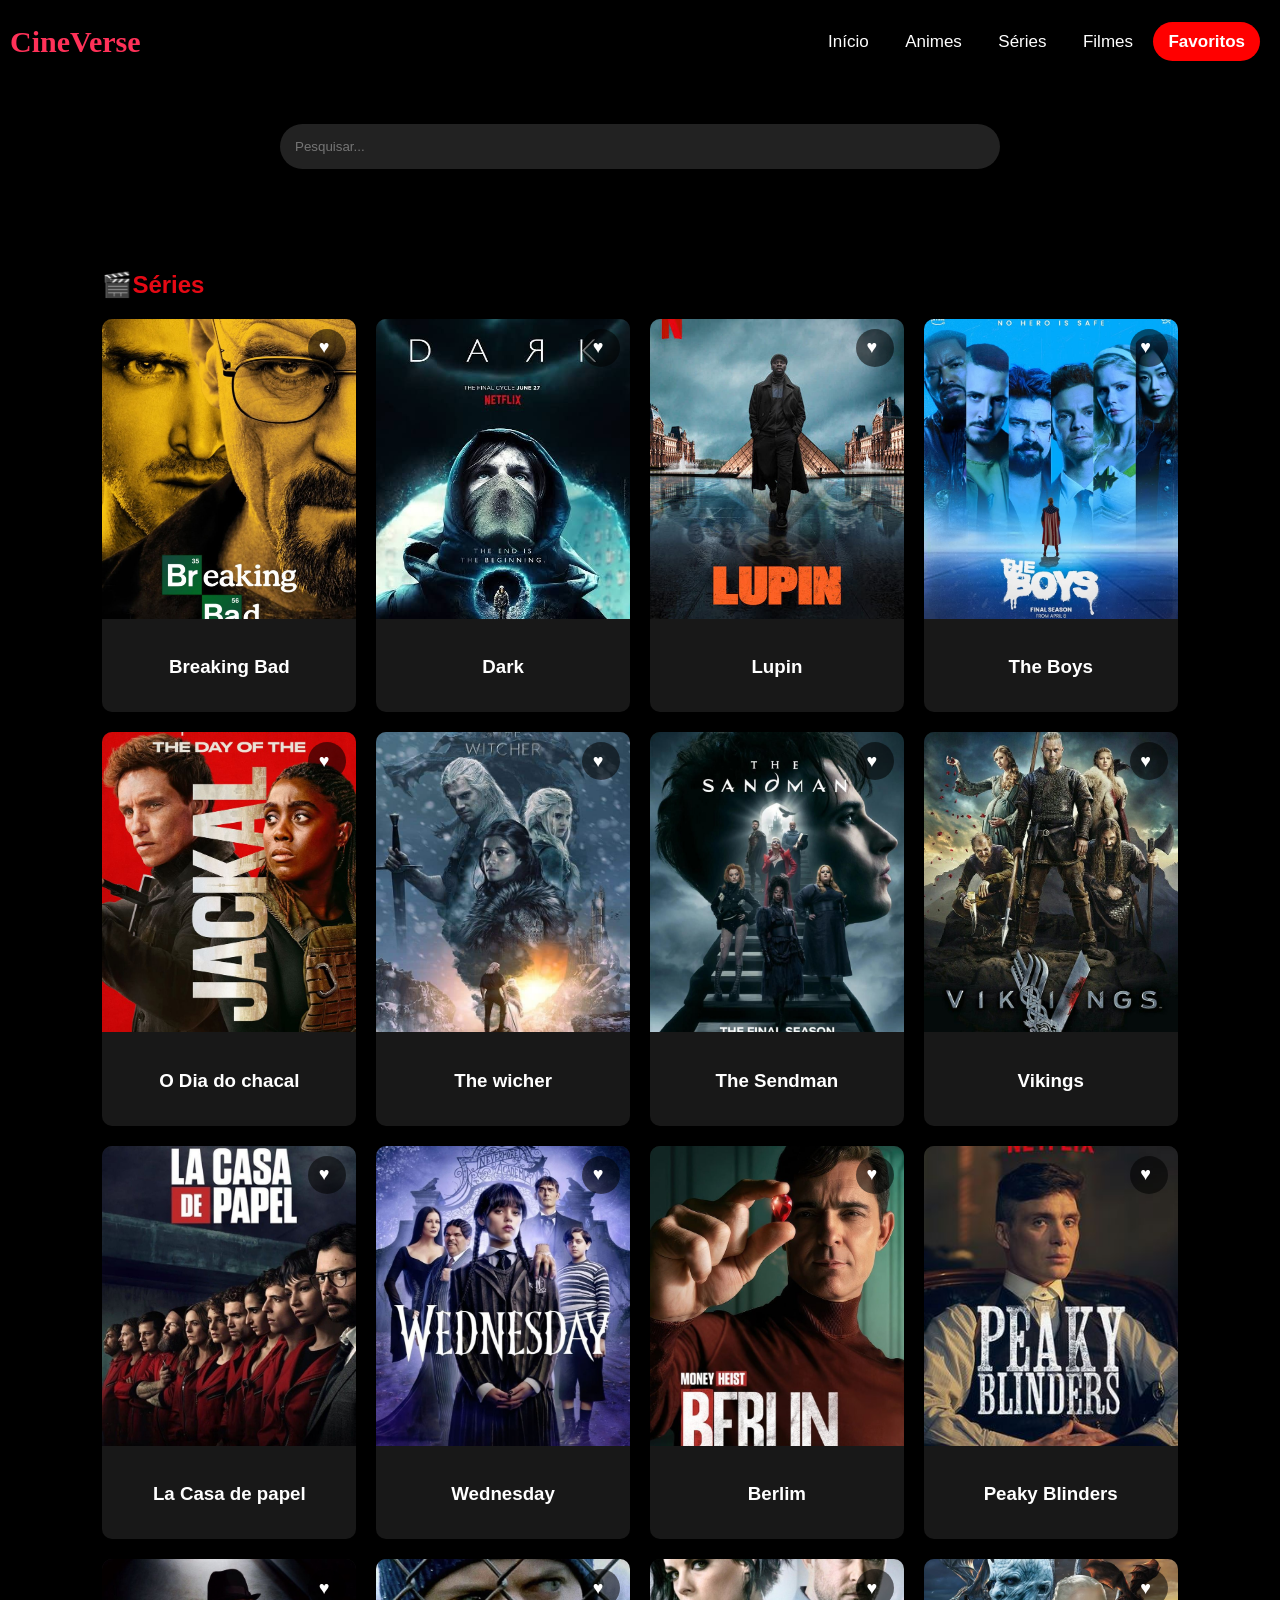
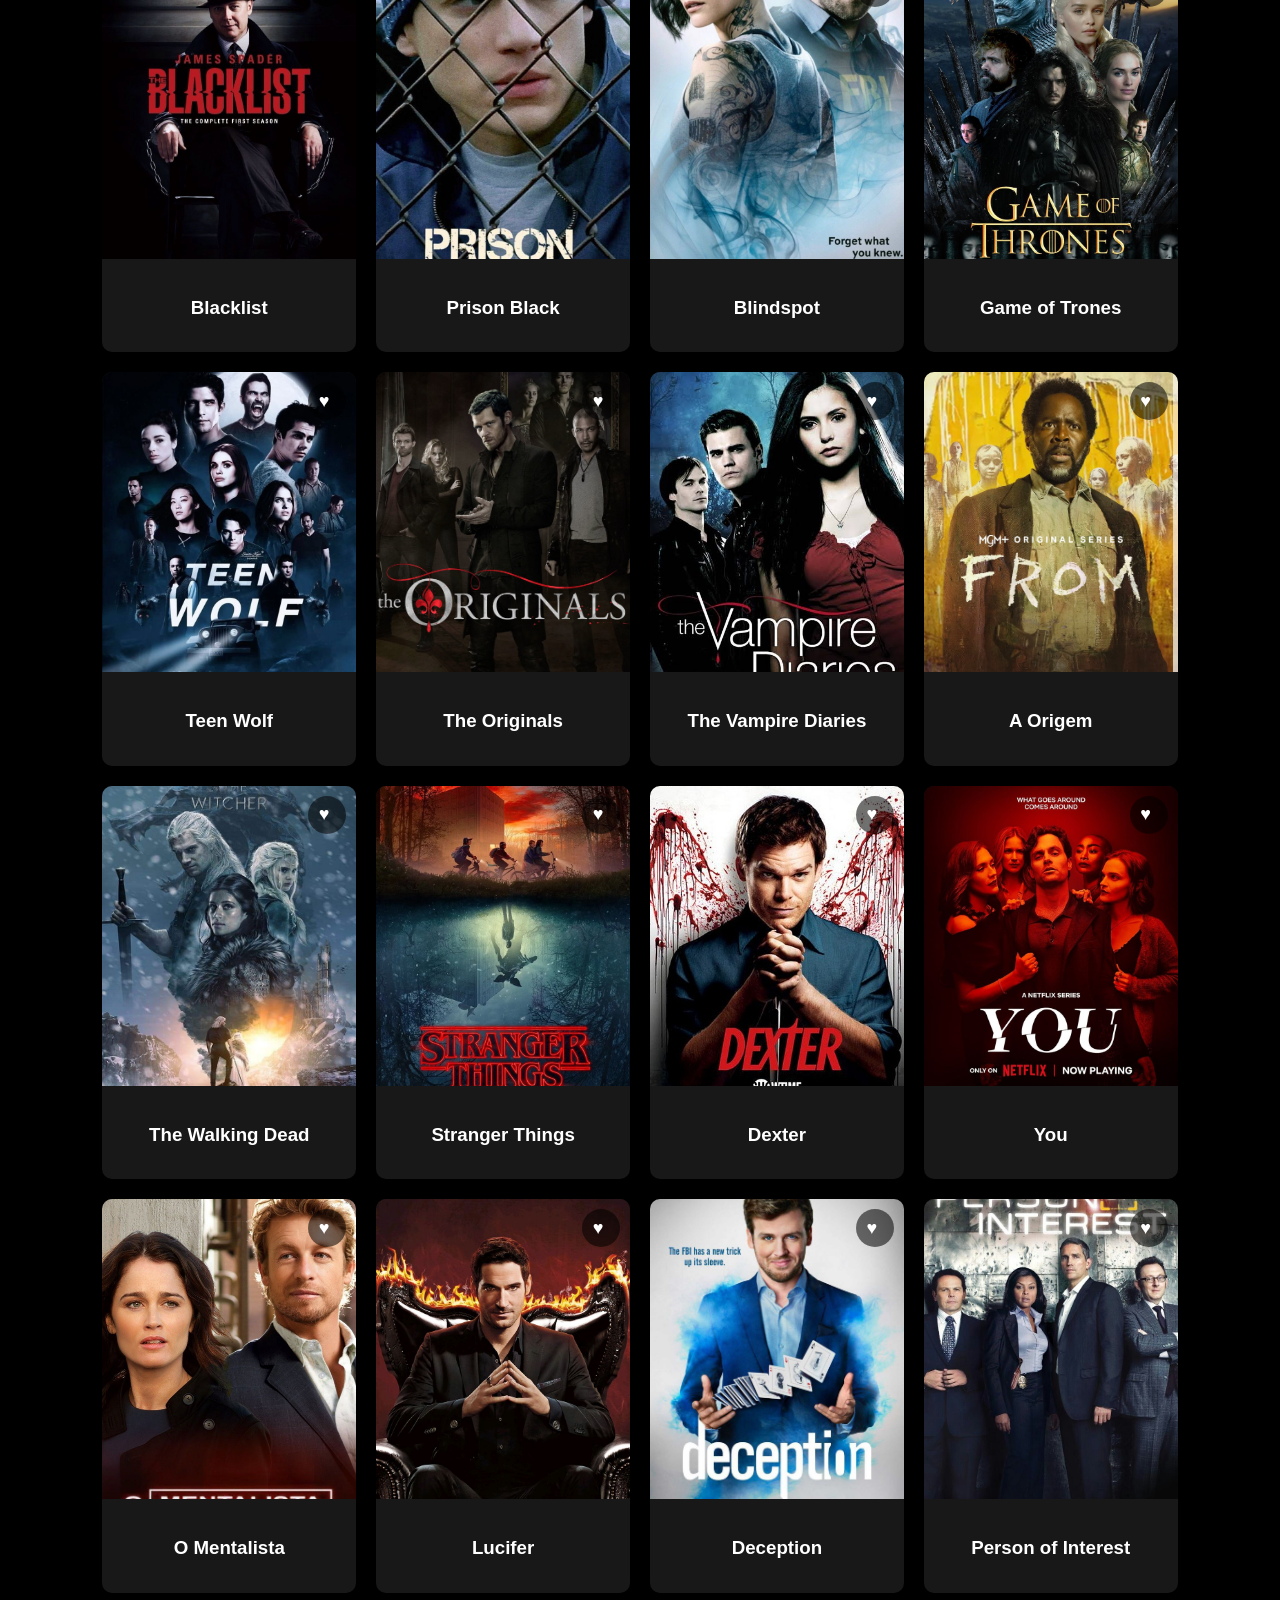
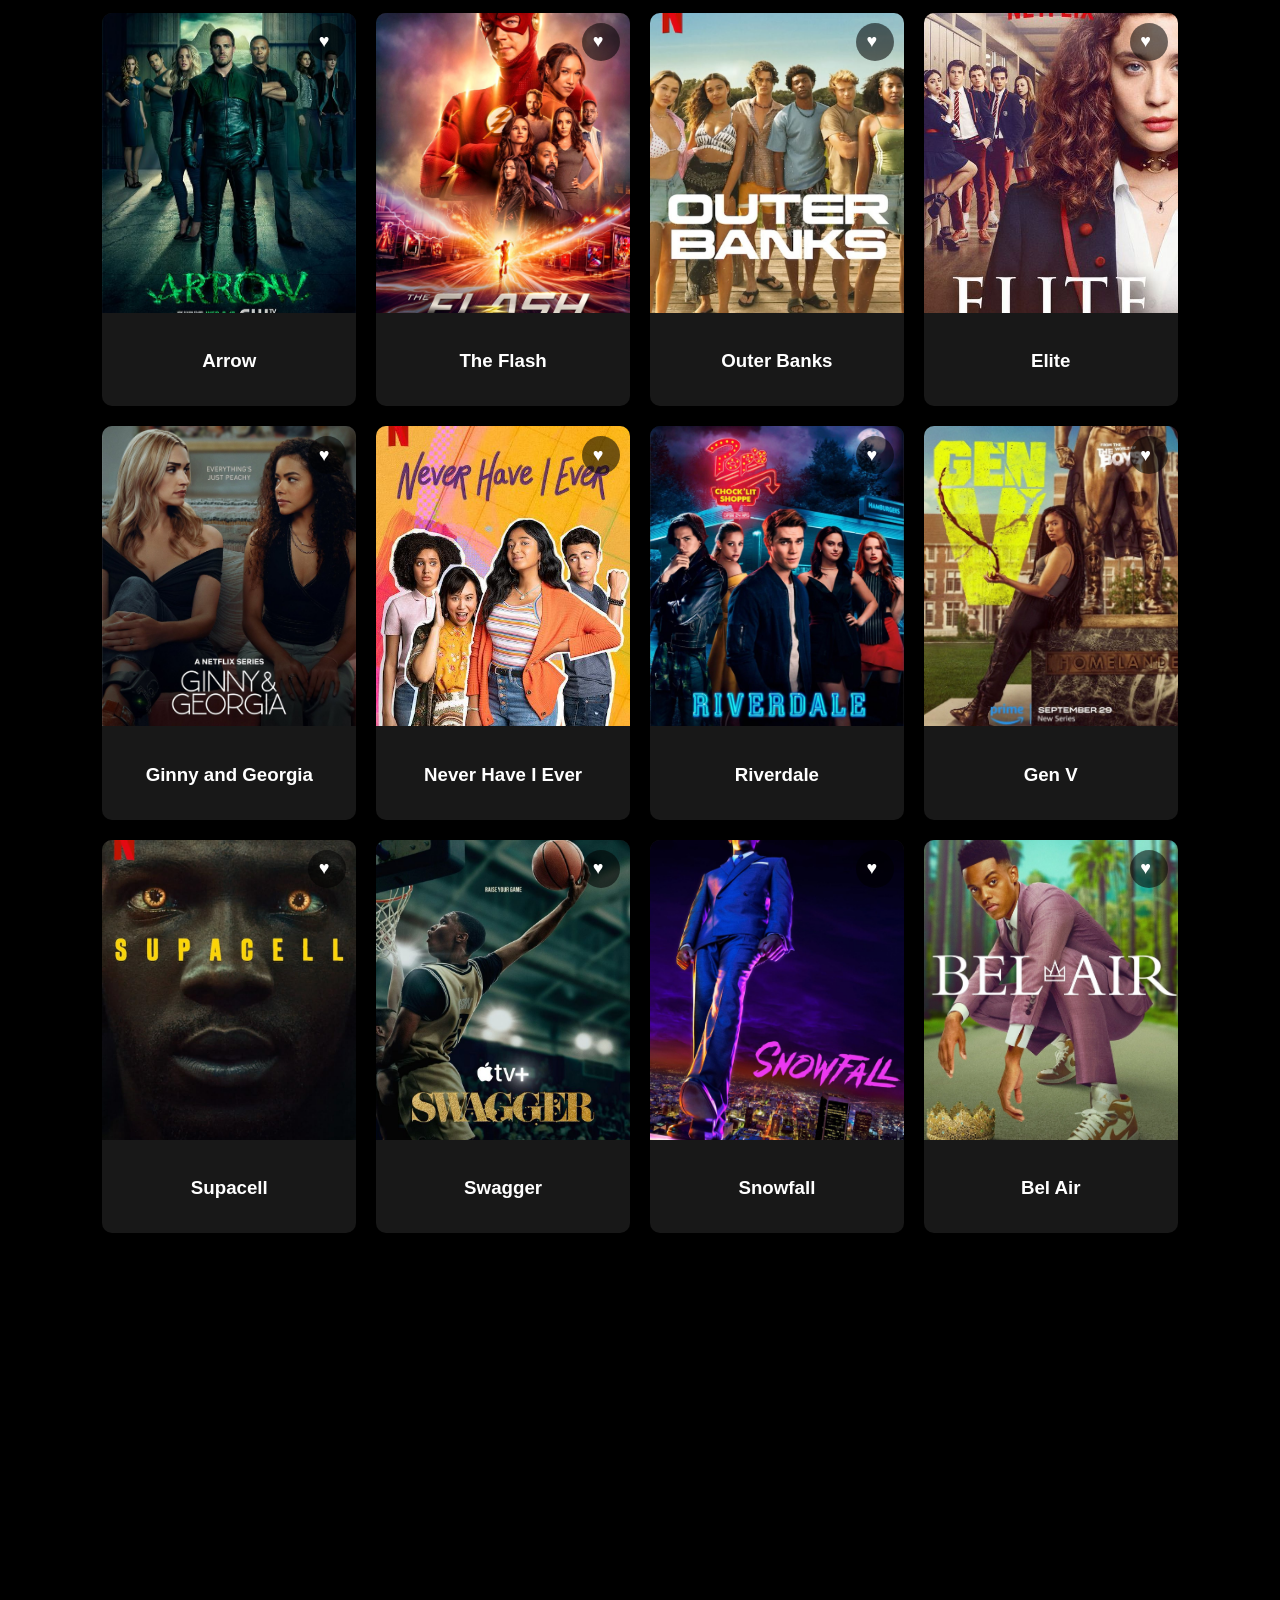
<file: Series.html>
<!DOCTYPE html>
<html lang="pt-br">
<head>
    <meta charset="UTF-8">
    <meta name="viewport" content="width=device-width, initial-scale=1.0">
    <link rel="stylesheet" href="estilo.css">
    <title>Séries</title>
</head>
<body>
      <nav class="navbar">

    <div id="logo">
        <h2>CineVerse</h2>
    </div>

<div class="menu-icon">
        ☰
    </div>

    <div class="menu" id="menu">

        <a href="index.html">Início</a>
        <a href="Anime.html">Animes</a>
        <a href="Series.html">Séries</a>
        <a href="Filmes.html">Filmes</a>
        <a id="botao" href="Favoritos.htlm.html">Favoritos</a>
    </div>
</nav>

<div class="pesquisa">
    <input type="text" id="pesquisaInput" placeholder="Pesquisar...">
</div>
<section>
<h2>🎬Séries</h2>

<div class="cards">
 <div class="card">
 <img src="./Séries/Breaking bad.jpg" alt="">
     <h3>Breaking Bad</h3>
 </div>   


 <div class="card">
 <img src="./Séries/Dark.jpg" alt="">
     <h3>Dark</h3>
 </div>   

  <div class="card">
 <img src="./Séries/Lupin.jpg" alt="">
     <h3>Lupin</h3>
 </div>   

  <div class="card">
 <img src="./Séries/The boys.jpg" alt="">
     <h3>The Boys</h3>
 </div>   

 <div class="card">
 <img src="./Séries/O Dia do chacal.jpg" alt="">
     <h3>O Dia do chacal</h3>
 </div> 

  <div class="card">
 <img src="./Séries/The wicher.jpg" alt="">
     <h3>The wicher</h3>
 </div> 

  <div class="card">
 <img src="./Séries/The Sendman.jpg" alt="">
     <h3>The Sendman</h3>
 </div> 

  <div class="card">
 <img src="./Séries/Vikings.jpg" alt="">
     <h3>Vikings</h3>
 </div> 

  <div class="card">
 <img src="./Séries/La Casa de papel.jpg" alt="">
     <h3>La Casa de papel</h3>
 </div> 

  <div class="card">
 <img src="./Séries/Wednesday.jpg" alt="">
     <h3>Wednesday</h3>
 </div> 

  <div class="card">
 <img src="./Séries/Berlim.jpg" alt="">
     <h3>Berlim</h3>
 </div> 

  <div class="card">
 <img src="./Séries/Peaky Blinders.jpg" alt="">
     <h3>Peaky Blinders</h3>
 </div> 

  <div class="card">
 <img src="./Séries/Blacklist.jpg" alt="">
     <h3>Blacklist</h3>
 </div> 

  <div class="card">
 <img src="./Séries/Prison Black.jpg" alt="">
     <h3>Prison Black</h3>
 </div> 

  <div class="card">
 <img src="./Séries/Blindspot.jpg" alt="">
     <h3>Blindspot</h3>
 </div> 

  <div class="card">
 <img src="./Séries/Game of Thrones.jpg" alt="">
     <h3>Game of Trones</h3>
 </div> 

  <div class="card">
 <img src="./Séries/Teen Wolf.jpg" alt="">
     <h3>Teen Wolf</h3>
 </div> 

  <div class="card">
 <img src="./Séries/The Originals.jpg" alt="">
     <h3>The Originals</h3>
 </div> 

  <div class="card">
 <img src="./Séries/The Vampire Diaries.jpg" alt="">
     <h3>The Vampire Diaries</h3>
 </div> 

  <div class="card">
 <img src="./Séries/A Origem.jpg" alt="">
     <h3>A Origem</h3>
 </div> 

  <div class="card">
 <img src="./Séries/The wicher.jpg" alt="">
     <h3>The Walking Dead</h3>
 </div> 

  <div class="card">
 <img src="./Séries/Stranger Things.jpg" alt="">
     <h3>Stranger Things</h3>
 </div> 

  <div class="card">
 <img src="./Séries/Dexter.jpg" alt="">
     <h3>Dexter</h3>
 </div> 

  <div class="card">
 <img src="./Séries/You.jpg" alt="">
     <h3>You</h3>
 </div> 

  <div class="card">
 <img src="./Séries/O Mentalista.jpg" alt="">
     <h3>O Mentalista</h3>
 </div> 

  <div class="card">
 <img src="./Séries/Lucifer.jpg" alt="">
     <h3>Lucifer</h3>
 </div> 

  <div class="card">
 <img src="./Séries/Deception.jpg" alt="">
     <h3>Deception</h3>
 </div> 

  <div class="card">
 <img src="./Séries/Person of Interest.jpg" alt="">
     <h3>Person of Interest</h3>
 </div> 

  <div class="card">
 <img src="./Séries/Arrow.jpg" alt="">
     <h3>Arrow</h3>
 </div> 

  <div class="card">
 <img src="./Séries/The Flash.jpg" alt="">
     <h3>The Flash</h3>
 </div> 

  <div class="card">
 <img src="./Séries/Outer Banks.jpg" alt="">
     <h3>Outer Banks</h3>
 </div> 

  <div class="card">
 <img src="./Séries/Elite.jpg" alt="">
     <h3>Elite</h3>
 </div> 

  <div class="card">
 <img src="./Séries/Ginny and Georgia.jpg" alt="">
     <h3>Ginny and Georgia</h3>
 </div> 

  <div class="card">
 <img src="./Séries/Never Have I Ever.jpg" alt="">
     <h3>Never Have I Ever</h3>
 </div> 

  <div class="card">
 <img src="./Séries/Riverdale.jpg" alt="">
     <h3>Riverdale</h3>
 </div> 

  <div class="card">
 <img src="./Séries/Gen V.jpg" alt="">
     <h3>Gen V</h3>
 </div> 

  <div class="card">
 <img src="./Séries/Supacell.jpg" alt="">
     <h3>Supacell</h3>
 </div> 

  <div class="card">
 <img src="./Séries/Swagger.jpg" alt="">
     <h3>Swagger</h3>
 </div> 

  <div class="card">
 <img src="./Séries/Snowfall.jpg" alt="">
     <h3>Snowfall</h3>
 </div> 

  <div class="card">
 <img src="./Séries/Bel Air.jpg" alt="">
     <h3>Bel Air</h3>
 </div>  

</div>
</section>

<footer style="margin-top: 5%;" class="footer">
    <div class="footer-container">

        <div class="footer-col">
            <h3>Anime</h3>
            <p>Criado em Angola com dedicação.</p>

            <div class="social">
                <a href="#">Ⓕ</a>
                <a href="#">♪</a>
                <a href="#">☏</a>
            </div>

            <small>@anime</small>
        </div>


        <div class="footer-col">
            <h3>Contacto</h3>
            <p>+244 944 686 993</p>
            <p>+244 952 398 879</p>
            <p>Anime@gmail.com</p>
        </div>


        <div class="footer-col">
            <h3>Horário</h3>
            <p>Domingo a Domingo</p>
            <p>8h00 — 21h00</p>
        </div>


        <div class="footer-col">
            <h3>Navegar</h3>
            <a href="#">Inicío</a>
            <a href="#">Animes</a>
            <a href="#">Séries</a>
            <a href="#">Filmes</a>
        </div>

    </div>


    <div class="copyright">
        © 2026 Anime — Qualidade que se sente.
    </div>
 </footer>

 <script src="script.js"></script>

</body>
</html>
</file>
<file: estilo.css>
*{
    box-sizing: border-box;
    padding-left: 0;
}
 
body{
    margin: 0;
     font-family: "Roboto", sans-serif;
     color: var(--cream);
     background: var(--black);
     overflow-x: hidden;
     background: black;
}

/* Animação de entrada */
.animar {
    opacity: 0;
    transform: translateY(50px);
    transition: opacity .8s ease, transform .8s ease;
}

.animar.mostrar {
    opacity: 1;
    transform: translateY(0);
}

.navbar{
    display: flex;
    flex-flow: row wrap;
    height: 100%;
     background:black;
    justify-content: center;
    align-items: center;
    }

#botao{
  font-weight: bold;
    color:white;
    padding: 10px 15px;
    border-radius: 30px;
    opacity: 1;
}


 #botao:hover{
    opacity: 0.7;
    color: white;

 }

#logo h2{
  font-size: 30px;
  margin-left: 30px;
    flex: 20%;
    margin-left:10px;
     font-family: "Lobster", sans-ser;
     color: #ff3158;
}

.menu{
    flex: 70%;
    text-align: right;
    padding: 20px;
}  

.menu a{
    color: white;
    text-decoration: none;
    font-size: 17px;
    padding: 20px 16px;
}
.menu a:hover{
    color:  #ff3158;
    border-bottom: 4px solid  #ff3158;
    transition: 0.3s;
}

.pesquisa{
    display: flex;
    justify-content: center;
    margin:40px;
}

.pesquisa input{
    width: 60%;
    padding: 15px;
    border: none;
    border-radius: 30px;
    background: #222;
    color: white;
}

.cards{
    display: grid;
    grid-template-columns: repeat(auto-fit,minmax(200px,1fr));
    gap: 20px;
}

section{
    padding: 30px 8%;
}

section h2{
    color: #e50914;
    margin-bottom: 20px;
}

.card{
    background: #181818;
    border-radius: 10px;
    overflow: hidden;
    transition: .4s;
}

.card:hover{
    transform: translateX(-8px);
}

.card img{
    width: 100%;
    height: 300px;
    object-fit: cover;
}

.card h3{
    padding: 15px;
    text-align: center;
    color: white;
}

.footer{
   background: #222;
    color:white;
    padding:45px 8% 20px;
    font-family:Arial, sans-serif;
}


.footer-container{
    display:flex;
    justify-content:space-between;
    gap:30px;
    flex-wrap:wrap;
}


.footer-col{
    display:flex;
    flex-direction:column;
}


.footer-col h3{
    font-size:16px;
    margin-bottom:15px;
}


.footer-col p{
    margin:5px 0;
    color:#c8c8c8;
    font-size:14px;
}


.footer-col a{
    text-decoration:none;
    color:#c8c8c8;
    margin:5px 0;
    font-size:14px;
}


.social{
    display:flex;
    gap:12px;
    margin:15px 0;
}


.social a{
    width:28px;
    height:28px;
    border:1px solid #777;
    border-radius:50%;
    display:flex;
    align-items:center;
    justify-content:center;
    color:white;
}


.footer small{
    color:#aaa;
}


.copyright{
    border-top:1px solid #39464d;
    text-align:center;
    margin-top:35px;
    padding-top:20px;
    color:#aaa;
    font-size:13px;
}


/* Responsivo */
@media(max-width:700px){

.footer-container{
    flex-direction:column;
}

}

/* Animação de entrada */
.animar {
    opacity: 0;
    transform: translateY(50px);
    transition: opacity .8s ease, transform .8s ease;
}
.animar.mostrar {
    opacity: 1;
    transform: translateY(0);
}

/* Responsivo */
@media(max-width:700px){

.footer-container{
    flex-direction:column;
}

}

/* ==========================================================
   MELHORIAS FASE 1
   - Menu hambúrguer mobile
   - Botão de favoritos (❤)
   - Pesquisa e links rápidos
   - Responsividade completa
   - Visual dos cards aprimorado
   ========================================================== */

/* Corrige bug antigo (opacity inválida) */
#botao {
  opacity: 1;
  background: red;
}

/* ---------- Menu hambúrguer ---------- */
.menu-icon {
  display: none;
  font-size: 28px;
  color: white;
  cursor: pointer;
  padding: 10px 15px;
  user-select: none;
}

/* ---------- Favoritos (coração) ---------- */
.favorito-btn {
  position: absolute;
  top: 10px;
  right: 10px;
  width: 38px;
  height: 38px;
  border: none;
  border-radius: 50%;
  background: rgba(0, 0, 0, 0.55);
  color: white;
  font-size: 18px;
  display: flex;
  align-items: center;
  justify-content: center;
  cursor: pointer;
  transition: transform 0.2s ease, background 0.2s ease, color 0.2s ease;
  z-index: 2;
}

.favorito-btn:hover {
  background: rgba(0, 0, 0, 0.8);
  transform: scale(1.1);
}

.favorito-btn.active {
  color: #e50914;
  background: rgba(255, 255, 255, 0.9);
}

.favorito-btn.pulso {
  animation: pulso 0.3s ease;
}

@keyframes pulso {
  0% { transform: scale(1); }
  50% { transform: scale(1.35); }
  100% { transform: scale(1); }
}

/* ---------- Cards aprimorados ---------- */
.card {
  position: relative;
  box-shadow: 0 4px 10px rgba(0, 0, 0, 0.4);
}

.card img {
  transition: transform 0.5s ease, filter 0.5s ease;
}

.card:hover {
  transform: translateY(-8px);
  box-shadow: 0 12px 25px rgba(229, 9, 20, 0.35);
}

.card:hover img {
  transform: scale(1.08);
}

.sem-resultado {
  color: #aaa;
  grid-column: 1 / -1;
  padding: 10px 0;
}

/* ---------- Pesquisa ---------- */
.pesquisa {
  flex-direction: column;
  align-items: center;
  gap: 12px;
}

.pesquisa input {
  transition: box-shadow 0.3s ease, background 0.3s ease;
}

.pesquisa input:focus {
  outline: none;
  background: #2b2b2b;
  box-shadow: 0 0 0 2px #e50914;
}

.pesquisa-links {
  display: flex;
  flex-wrap: wrap;
  justify-content: center;
  gap: 12px;
}

.pesquisa-links a {
  color: #e50914;
  text-decoration: none;
  font-size: 14px;
  border: 1px solid #e50914;
  padding: 6px 14px;
  border-radius: 20px;
  transition: background 0.3s ease, color 0.3s ease;
}

.pesquisa-links a:hover {
  background: #e50914;
  color: white;
}

/* ---------- Página Favoritos: estado vazio ---------- */
.favoritos-vazio {
  text-align: center;
  color: #aaa;
  padding: 60px 20px;
}

.favoritos-vazio h3 {
  color: white;
  margin-bottom: 10px;
}

/* ==========================================================
   RESPONSIVIDADE
   ========================================================== */

/* Tablets */
@media (max-width: 900px) {
  .topo h1 {
    font-size: 28px;
    padding: 0 5%;
  }

  .cards {
    grid-template-columns: repeat(auto-fit, minmax(160px, 1fr));
  }

  .card img {
    height: 220px;
  }
}

/* Celulares */
@media (max-width: 700px) {
  .navbar {
    justify-content: space-between;
    padding: 10px 4%;
  }

  #logo {
    text-align: left;
    font-size: 20px;
  }

  #logo h2 {
    margin-left: 0;
  }

  .menu-icon {
    display: block;
  }

  .menu {
    display: none;
    flex-direction: column;
    position: absolute;
    top: 60px;
    right: 0;
    left: 0;
    background: #0d0d0d;
    text-align: left;
    padding: 10px 20px;
    z-index: 10;
    box-shadow: 0 10px 20px rgba(0, 0, 0, 0.5);
  }

  .menu.ativo {
    display: flex;
    animation: abrirMenuMobile 0.3s ease;
  }

  .menu a {
    padding: 14px 0;
    border-bottom: 1px solid #222;
    font-size: 17px;
  }

  #botao {
    display: inline-block;
    margin-top: 8px;
  }

  @keyframes abrirMenuMobile {
    from { opacity: 0; transform: translateY(-10px); }
    to { opacity: 1; transform: translateY(0); }
  }

  .topo h1 {
    font-size: 22px;
  }

  .topo p {
    font-size: 14px;
  }

  .pesquisa {
    margin: 25px 4%;
  }

  .pesquisa input {
    width: 100%;
  }

  section {
    padding: 25px 5%;
  }

  .cards {
    grid-template-columns: repeat(auto-fit, minmax(130px, 1fr));
    gap: 12px;
  }

  .card img {
    height: 180px;
  }

  .card h3 {
    font-size: 14px;
    padding: 10px;
  }

  .favorito-btn {
    width: 32px;
    height: 32px;
    font-size: 15px;
  }

  .footer-container {
    text-align: center;
    align-items: center;
  }

  .social {
    justify-content: center;
  }
}

/* Celulares pequenos */
@media (max-width: 400px) {
  .cards {
    grid-template-columns: repeat(2, 1fr);
  }

  .card img {
    height: 150px;
  }
}
</file>
